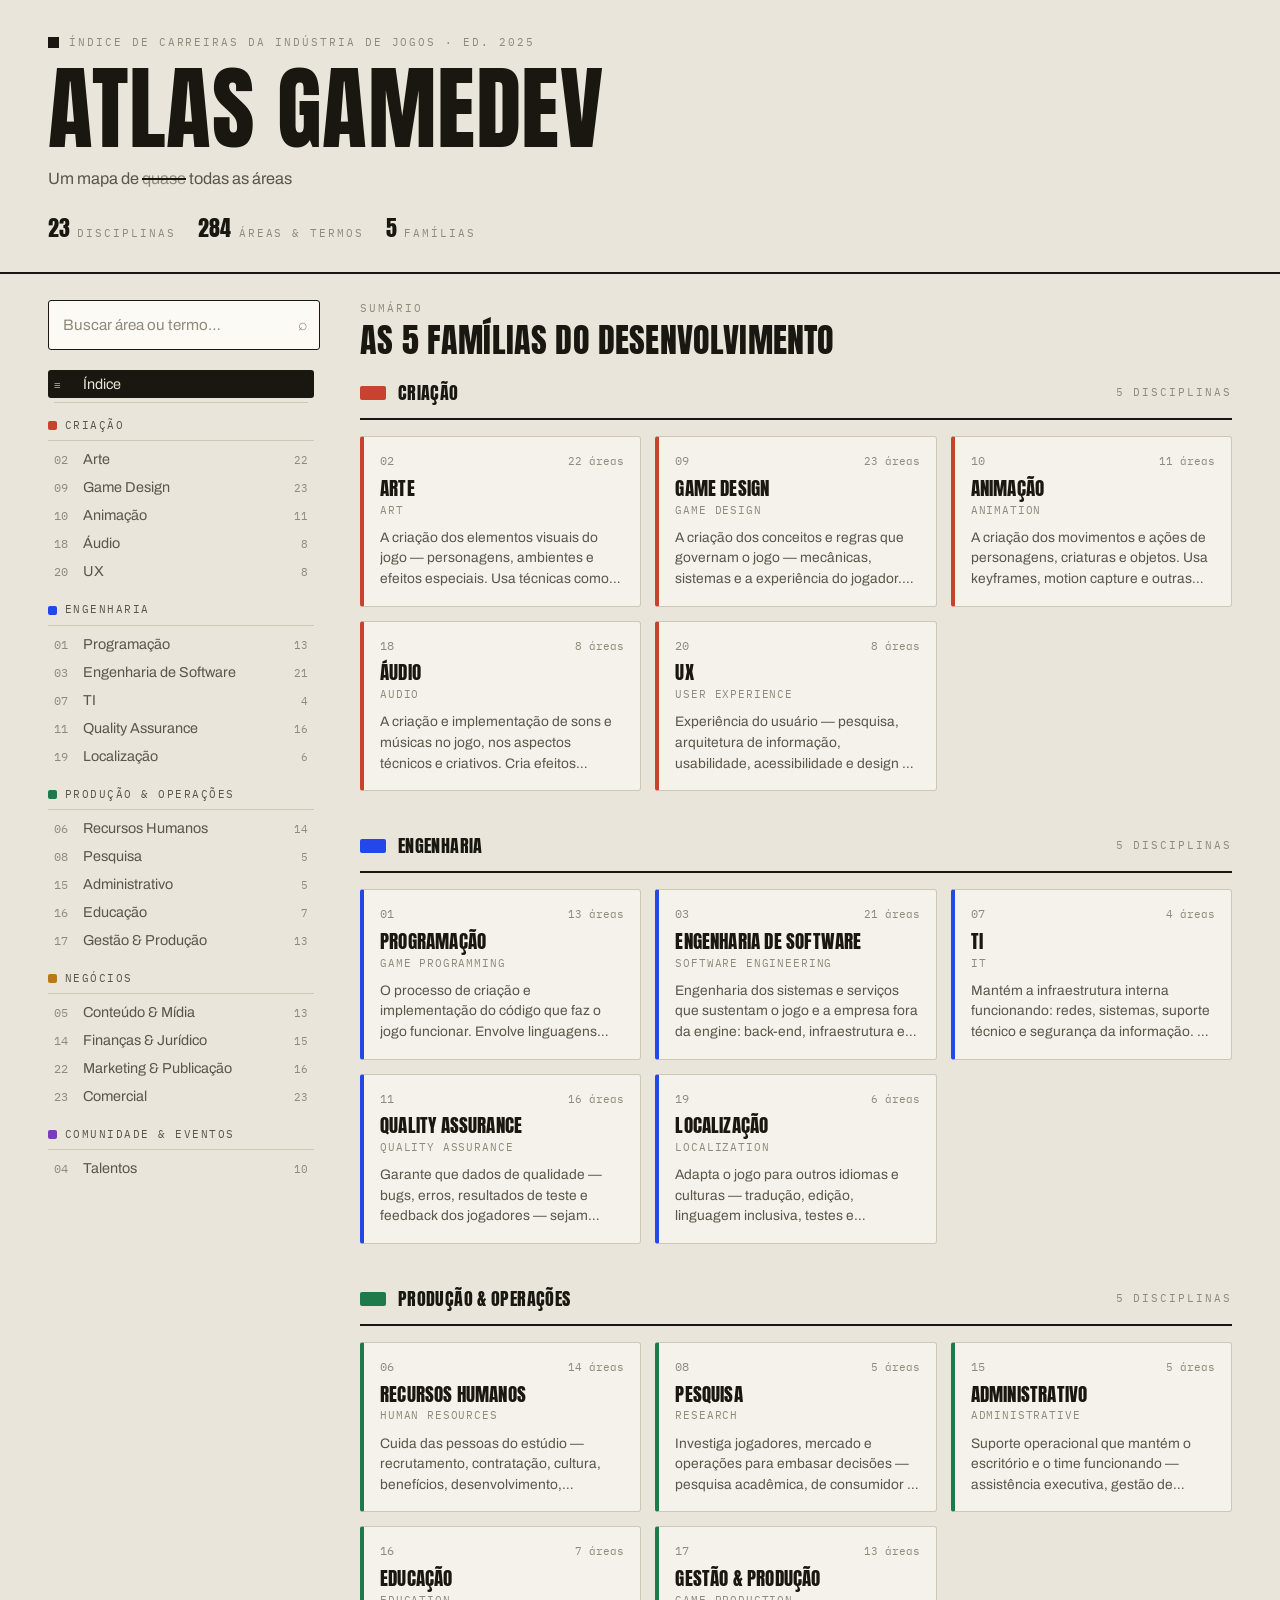
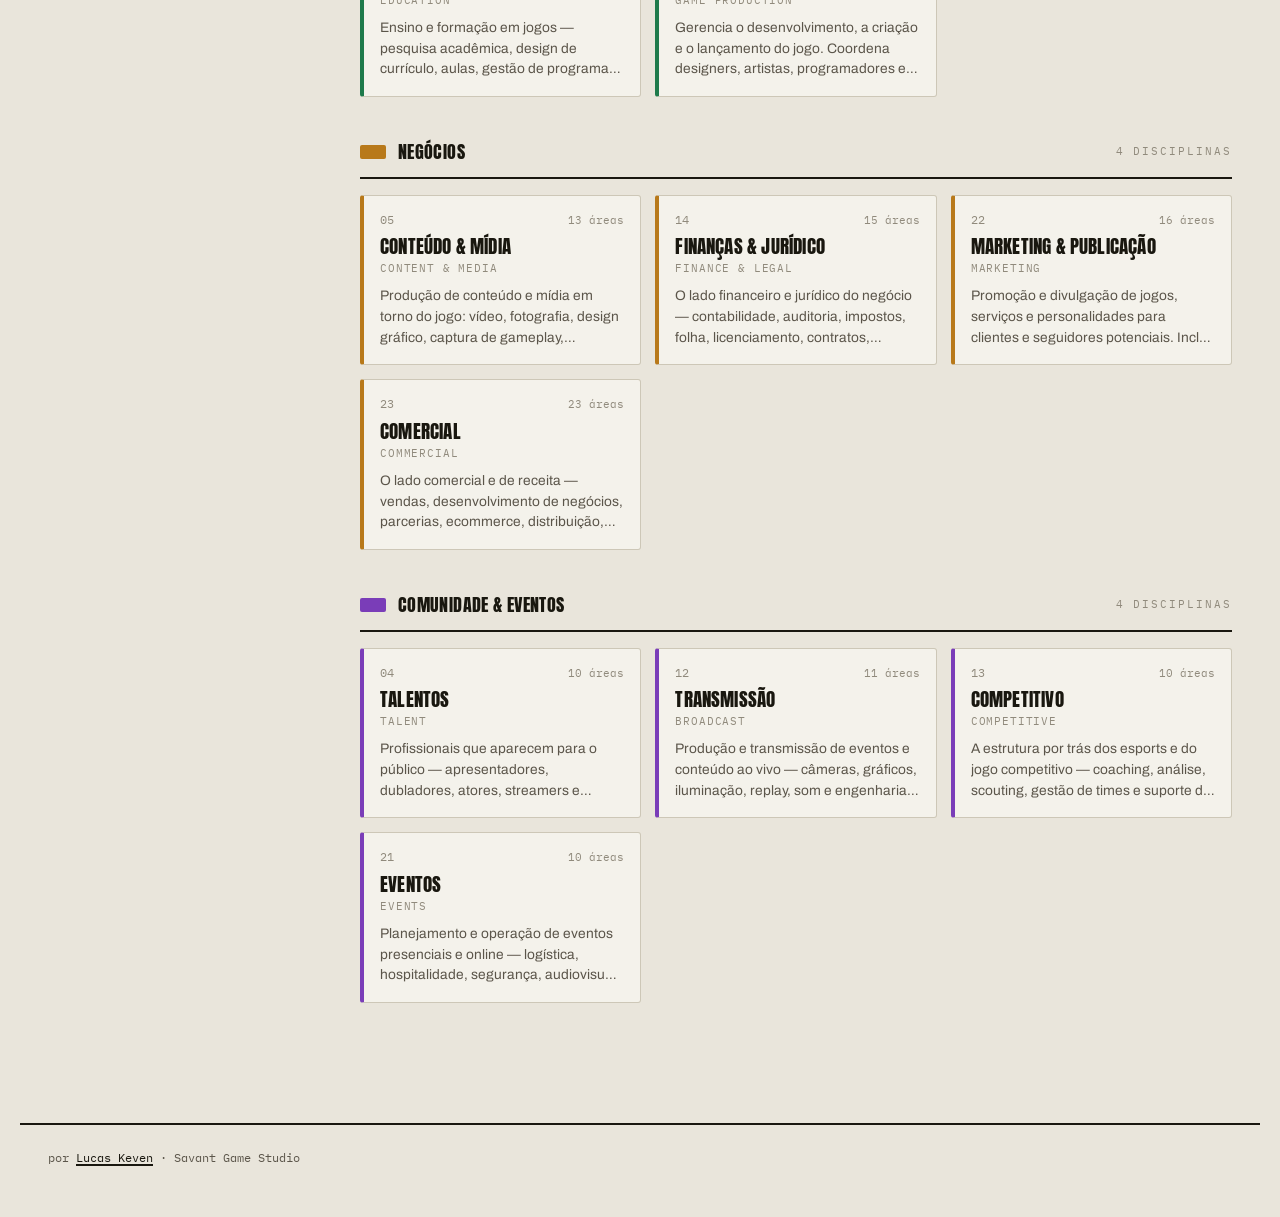
<file: index.html>
<!DOCTYPE html>
<html lang="pt-BR">
<head>
<meta charset="UTF-8">
<meta name="viewport" content="width=device-width, initial-scale=1">
<title>Atlas GameDev</title>
<meta name="description" content="Um índice de todas as áreas, disciplinas e termos da indústria de jogos.">
<link rel="preconnect" href="https://fonts.googleapis.com">
<link rel="preconnect" href="https://fonts.gstatic.com" crossorigin>
<link href="https://fonts.googleapis.com/css2?family=Anton&family=Archivo:wght@400;500;600;700;800&family=IBM+Plex+Mono:wght@400;500;600&display=swap" rel="stylesheet">
<link rel="stylesheet" href="styles.css">
</head>
<body>

  <!-- ============ MASTHEAD ============ -->
  <header class="masthead">
    <div class="masthead__inner">
      <div class="masthead__kicker">
        <span class="dot"></span>
        <span class="eyebrow">Índice de Carreiras da Indústria de Jogos · ed. 2025</span>
      </div>
      <h1 class="display">Atlas GameDev</h1>
      <p class="masthead__sub">Um mapa de <span class="strike">quase</span> todas as áreas</p>
      <div class="masthead__meta">
        <span class="stat"><b id="stat-cats">—</b> <span class="eyebrow">disciplinas</span></span>
        <span class="stat"><b id="stat-areas">—</b> <span class="eyebrow">áreas &amp; termos</span></span>
        <span class="stat"><b id="stat-fams">5</b> <span class="eyebrow">famílias</span></span>
      </div>
    </div>
  </header>

  <!-- ============ LAYOUT ============ -->
  <div class="layout">

    <!-- SIDEBAR: busca + índice -->
    <aside class="sidebar">
      <div class="search" id="search">
        <input id="search-input" type="search" autocomplete="off" spellcheck="false"
               placeholder="Buscar área ou termo…" aria-label="Buscar área ou termo">
        <span class="search__icon">⌕</span>
        <button class="search__clear" id="search-clear" aria-label="Limpar busca">×</button>
      </div>
      <nav class="nav" id="nav" aria-label="Disciplinas"></nav>
    </aside>

    <!-- CONTEÚDO -->
    <main class="content" id="content"></main>
  </div>

  <!-- ============ RODAPÉ ============ -->
  <footer class="foot">
    <span>por <a href="https://www.linkedin.com/in/lucas-keven/" target="_blank" rel="noopener">Lucas Keven</a> · Savant Game Studio</span>
  </footer>

  <!-- ============ DADOS + APP ============ -->
  <script src="data.js"></script>
  <script>
  (function () {
    "use strict";

    /* ---------- referências de DOM ---------- */
    const $nav     = document.getElementById("nav");
    const $content = document.getElementById("content");
    const $input   = document.getElementById("search-input");
    const $search  = document.getElementById("search");
    const $clear   = document.getElementById("search-clear");

    /* ---------- estado ---------- */
    const state = { query: "", selected: null };

    /* ---------- helpers ---------- */
    const famColor = (f) => FAMILIES[f] ? FAMILIES[f].color : "var(--ink)";
    const esc = (s) => String(s).replace(/[&<>"]/g, (c) =>
      ({ "&":"&amp;","<":"&lt;",">":"&gt;","\"":"&quot;" }[c]));
    // remove acentos p/ busca tolerante
    const norm = (s) => s.toLowerCase()
      .normalize("NFD").replace(/[\u0300-\u036f]/g, "");

    function highlight(text, q) {
      if (!q) return esc(text);
      const nt = norm(text), nq = norm(q);
      const i = nt.indexOf(nq);
      if (i === -1) return esc(text);
      return esc(text.slice(0, i)) + "<mark>" +
             esc(text.slice(i, i + q.length)) + "</mark>" +
             esc(text.slice(i + q.length));
    }

    /* ---------- métricas do cabeçalho ---------- */
    const totalAreas = CATEGORIES.reduce((s, c) => s + c.areas.length, 0);
    document.getElementById("stat-cats").textContent  = CATEGORIES.length;
    document.getElementById("stat-areas").textContent = totalAreas;

    /* agrupa categorias por família, na ordem de FAMILIES */
    function byFamily() {
      return Object.keys(FAMILIES).map((key) => ({
        key,
        ...FAMILIES[key],
        cats: CATEGORIES.filter((c) => c.family === key),
      }));
    }

    /* =========================================================
       NAV (sidebar)
       ========================================================= */
    function renderNav() {
      let html = `<button class="nav__item nav__item--home" data-home="1">
          <span class="num" aria-hidden="true">≡</span>
          <span>Índice</span>
        </button>
        <div class="nav__divider"></div>`;
      byFamily().forEach((fam) => {
        html += `<div class="nav__family">
          <div class="nav__family-label">
            <span class="swatch" style="background:${fam.color}"></span>${esc(fam.label)}
          </div>`;
        fam.cats.forEach((c) => {
          html += `<button class="nav__item" data-id="${c.id}">
            <span class="num">${String(c.n).padStart(2,"0")}</span>
            <span>${esc(c.name)}</span>
            <span class="count">${c.areas.length}</span>
          </button>`;
        });
        html += `</div>`;
      });
      $nav.innerHTML = html;
      $nav.querySelectorAll(".nav__item[data-id]").forEach((b) =>
        b.addEventListener("click", () => select(b.dataset.id)));
      $nav.querySelector("[data-home]").addEventListener("click", () => {
        state.query = ""; $input.value = "";
        $search.classList.remove("search--has-value");
        goOverview();
      });
      markActiveNav();
    }
    function markActiveNav() {
      const onIndex = !state.selected && !state.query;
      $nav.querySelectorAll(".nav__item").forEach((b) => {
        if (b.dataset.home) b.classList.toggle("is-active", onIndex);
        else b.classList.toggle("is-active", b.dataset.id === state.selected);
      });
    }

    /* =========================================================
       OVERVIEW — todas as categorias por família
       ========================================================= */
    function renderOverview() {
      let html = `<div class="overview__head">
        <span class="eyebrow">Sumário</span>
        <h2 class="display">As 5 famílias do desenvolvimento</h2>
      </div>`;

      byFamily().forEach((fam) => {
        html += `<section class="fam-block" style="--fam:${fam.color}">
          <div class="fam-block__head">
            <span class="fam-block__bar" style="background:${fam.color}"></span>
            <h3>${esc(fam.label)}</h3>
            <span class="c eyebrow">${fam.cats.length} disciplinas</span>
          </div>
          <div class="cat-grid">`;
        fam.cats.forEach((c) => {
          html += `<button class="cat-card" data-id="${c.id}" style="--fam:${fam.color}">
            <div class="cat-card__top">
              <span class="cat-card__num">${String(c.n).padStart(2,"0")}</span>
              <span class="cat-card__count">${c.areas.length} áreas</span>
            </div>
            <h4>${esc(c.name)}</h4>
            <div class="cat-card__en">${esc(c.nameEn)}</div>
            <p class="cat-card__desc">${esc(c.desc)}</p>
          </button>`;
        });
        html += `</div></section>`;
      });

      $content.innerHTML = html;
      $content.querySelectorAll(".cat-card").forEach((b) =>
        b.addEventListener("click", () => select(b.dataset.id)));
    }

    /* =========================================================
       CATEGORIA (detalhe)
       ========================================================= */
    function renderCategory(c) {
      const color = famColor(c.family);
      const fam = FAMILIES[c.family];

      // normaliza itens: "texto" → { name }  (permite { name, desc } no futuro)
      const norm0 = (it) => typeof it === "string" ? { name: it } : it;
      const groups = {
        areas:    (c.areas    || []).map(norm0),
        skills:   (c.skills   || []).map(norm0),
        software: (c.software || []).map(norm0),
      };
      const chips = (key, cls) => groups[key].map((it, i) =>
        `<button class="${cls} chip" data-g="${key}" data-i="${i}">${esc(it.name)}</button>`).join("");

      const areasHtml = chips("areas", "area");

      let skillsHtml = "";
      if (groups.skills.length) {
        skillsHtml = section("Habilidades", groups.skills.length,
          `<div class="pills">${chips("skills","pill")}</div>`);
      }

      let swHtml = "";
      if (groups.software.length) {
        swHtml = section("Ferramentas & Software", groups.software.length,
          `<div class="pills">${chips("software","pill pill--soft")}</div>`);
      }

      const filled = groups.skills.length || groups.software.length;
      const wip = `<p class="wip"><span class="wip__mark" aria-hidden="true"></span>Em construção</p>`;
      const note = filled ? "" :
        `<section class="section">
          <div class="section__label">Habilidades</div>
          ${wip}
        </section>
        <section class="section">
          <div class="section__label">Ferramentas &amp; Software</div>
          ${wip}
        </section>`;

      $content.innerHTML = `<div class="cat" style="--fam:${color}">
        <button class="back" id="back">← Sumário</button>
        <div class="cat__header">
          <span class="cat__tag"><span class="swatch"></span>${esc(fam.label)}</span>
          <div class="cat__title-row">
            <span class="cat__num">${String(c.n).padStart(2,"0")}</span>
            <div>
              <h2 class="display">${esc(c.name)}</h2>
              <div class="cat__en">${esc(c.nameEn)}${c.aka?` &nbsp;·&nbsp; <span class="cat__aka">também: ${esc(c.aka)}</span>`:""}</div>
            </div>
          </div>
          <p class="cat__desc">${esc(c.desc)}</p>
        </div>

        ${section("Áreas & Termos", groups.areas.length, `<div class="areas">${areasHtml}</div>`)}
        ${skillsHtml}
        ${swHtml}
        ${note}
      </div>`;

      document.getElementById("back").addEventListener("click", goOverview);

      // cada item (área, habilidade, ferramenta) abre sua descrição
      attachChipExpand((btn) => groups[btn.dataset.g][+btn.dataset.i]);
    }

    // torna cada .chip de $content clicável: abre/fecha sua descrição (ou [Em Construção])
    function attachChipExpand(getItem) {
      $content.querySelectorAll(".chip").forEach((btn) => {
        btn.addEventListener("click", () => {
          const open = btn.classList.toggle("is-open");
          const next = btn.nextElementSibling;
          if (open) {
            const it = getItem(btn) || {};
            const d = document.createElement("div");
            if (it.desc) { d.className = "chip-desc"; d.textContent = it.desc; }
            else { d.className = "chip-desc chip-desc--wip"; d.textContent = "[Em Construção]"; }
            btn.after(d);
          } else if (next && next.classList.contains("chip-desc")) {
            next.remove();
          }
        });
      });
    }

    function section(label, count, inner) {
      return `<section class="section">
        <div class="section__label">${esc(label)}<span class="c">${count}</span></div>
        ${inner}
      </section>`;
    }

    /* =========================================================
       BUSCA / RESULTADOS
       ========================================================= */
    function renderResults(q) {
      const nq = norm(q);
      const n0 = (it) => typeof it === "string" ? { name: it } : it;
      const hits = [];
      CATEGORIES.forEach((c) => {
        const nameMatch = norm(c.name).includes(nq) || norm(c.nameEn).includes(nq)
          || (c.aka && norm(c.aka).includes(nq));
        const areas    = c.areas.map(n0).filter((a) => norm(a.name).includes(nq));
        const skills   = (c.skills   || []).map(n0).filter((s) => norm(s.name).includes(nq));
        const software = (c.software || []).map(n0).filter((s) => norm(s.name).includes(nq));
        const count = areas.length + skills.length + software.length;
        if (nameMatch || count) hits.push({ c, areas, skills, software, count });
      });

      const totalHits = hits.reduce((s,h)=>s+h.count,0);

      if (!hits.length) {
        $content.innerHTML = `<div class="empty">
          <b>Nada encontrado</b>
          Nenhuma área, habilidade ou ferramenta corresponde a “${esc(q)}”. Tente outro termo.
        </div>`;
        return;
      }

      let html = `<div class="results__head">
        <span class="eyebrow">${totalHits} resultado(s) em ${hits.length} disciplina(s)</span>
        <h2 class="display">Busca: <span class="q">${esc(q)}</span></h2>
      </div>`;

      const flatItems = [];
      const group = (label, items, cls) => {
        if (!items.length) return "";
        const chips = items.map((it) => {
          const ref = flatItems.push(it) - 1;
          return `<button class="${cls} chip" data-ref="${ref}">${highlight(it.name, q)}</button>`;
        }).join("");
        const container = cls.startsWith("pill") ? "pills" : "areas";
        return `<div class="result-group"><span class="result-group__label">${label}</span><div class="${container}">${chips}</div></div>`;
      };

      hits.forEach(({ c, areas, skills, software, count }) => {
        const color = famColor(c.family);
        html += `<section class="result-cat">
          <div class="result-cat__head" data-id="${c.id}">
            <span class="result-cat__dot" style="background:${color}"></span>
            <h3>${highlight(c.name, q)}</h3>
            <span class="c">${highlight(c.nameEn, q)}${count ? ` · ${count}` : ""}</span>
          </div>` +
          group("Áreas", areas, "area") +
          group("Habilidades", skills, "pill") +
          group("Ferramentas & Software", software, "pill pill--soft") +
        `</section>`;
      });

      $content.innerHTML = html;
      $content.querySelectorAll(".result-cat__head").forEach((h) =>
        h.addEventListener("click", () => select(h.dataset.id)));
      attachChipExpand((btn) => flatItems[+btn.dataset.ref]);
    }

    /* =========================================================
       ROTEAMENTO / RENDER
       ========================================================= */
    function render() {
      if (state.query) { renderResults(state.query); markActiveNav(); return; }
      if (state.selected) {
        const c = CATEGORIES.find((x) => x.id === state.selected);
        if (c) { renderCategory(c); markActiveNav(); return; }
      }
      renderOverview();
      markActiveNav();
    }

    function select(id) {
      state.selected = id;
      state.query = "";
      $input.value = "";
      $search.classList.remove("search--has-value");
      if (location.hash !== "#" + id) history.pushState(null, "", "#" + id);
      render();
    }
    function goOverview() {
      state.selected = null;
      if (location.hash) history.pushState(null, "", location.pathname);
      render();
    }

    /* ---------- busca (input) ---------- */
    let t;
    $input.addEventListener("input", () => {
      const v = $input.value.trim();
      $search.classList.toggle("search--has-value", v.length > 0);
      clearTimeout(t);
      t = setTimeout(() => { state.query = v; render(); }, 90);
    });
    $clear.addEventListener("click", () => {
      $input.value = ""; state.query = "";
      $search.classList.remove("search--has-value");
      $input.focus(); render();
    });
    // tecla "/" foca a busca
    document.addEventListener("keydown", (e) => {
      if (e.key === "/" && document.activeElement !== $input) { e.preventDefault(); $input.focus(); }
      if (e.key === "Escape" && document.activeElement === $input && $input.value) {
        $input.value=""; state.query=""; $search.classList.remove("search--has-value"); render();
      }
    });

    /* ---------- hash inicial / voltar do navegador ---------- */
    function fromHash() {
      const id = decodeURIComponent(location.hash.replace(/^#/, ""));
      state.selected = CATEGORIES.some((c) => c.id === id) ? id : null;
    }
    window.addEventListener("popstate", () => { fromHash(); render(); });

    /* ---------- start ---------- */
    renderNav();
    fromHash();
    render();
  })();
  </script>
</body>
</html>
</file>
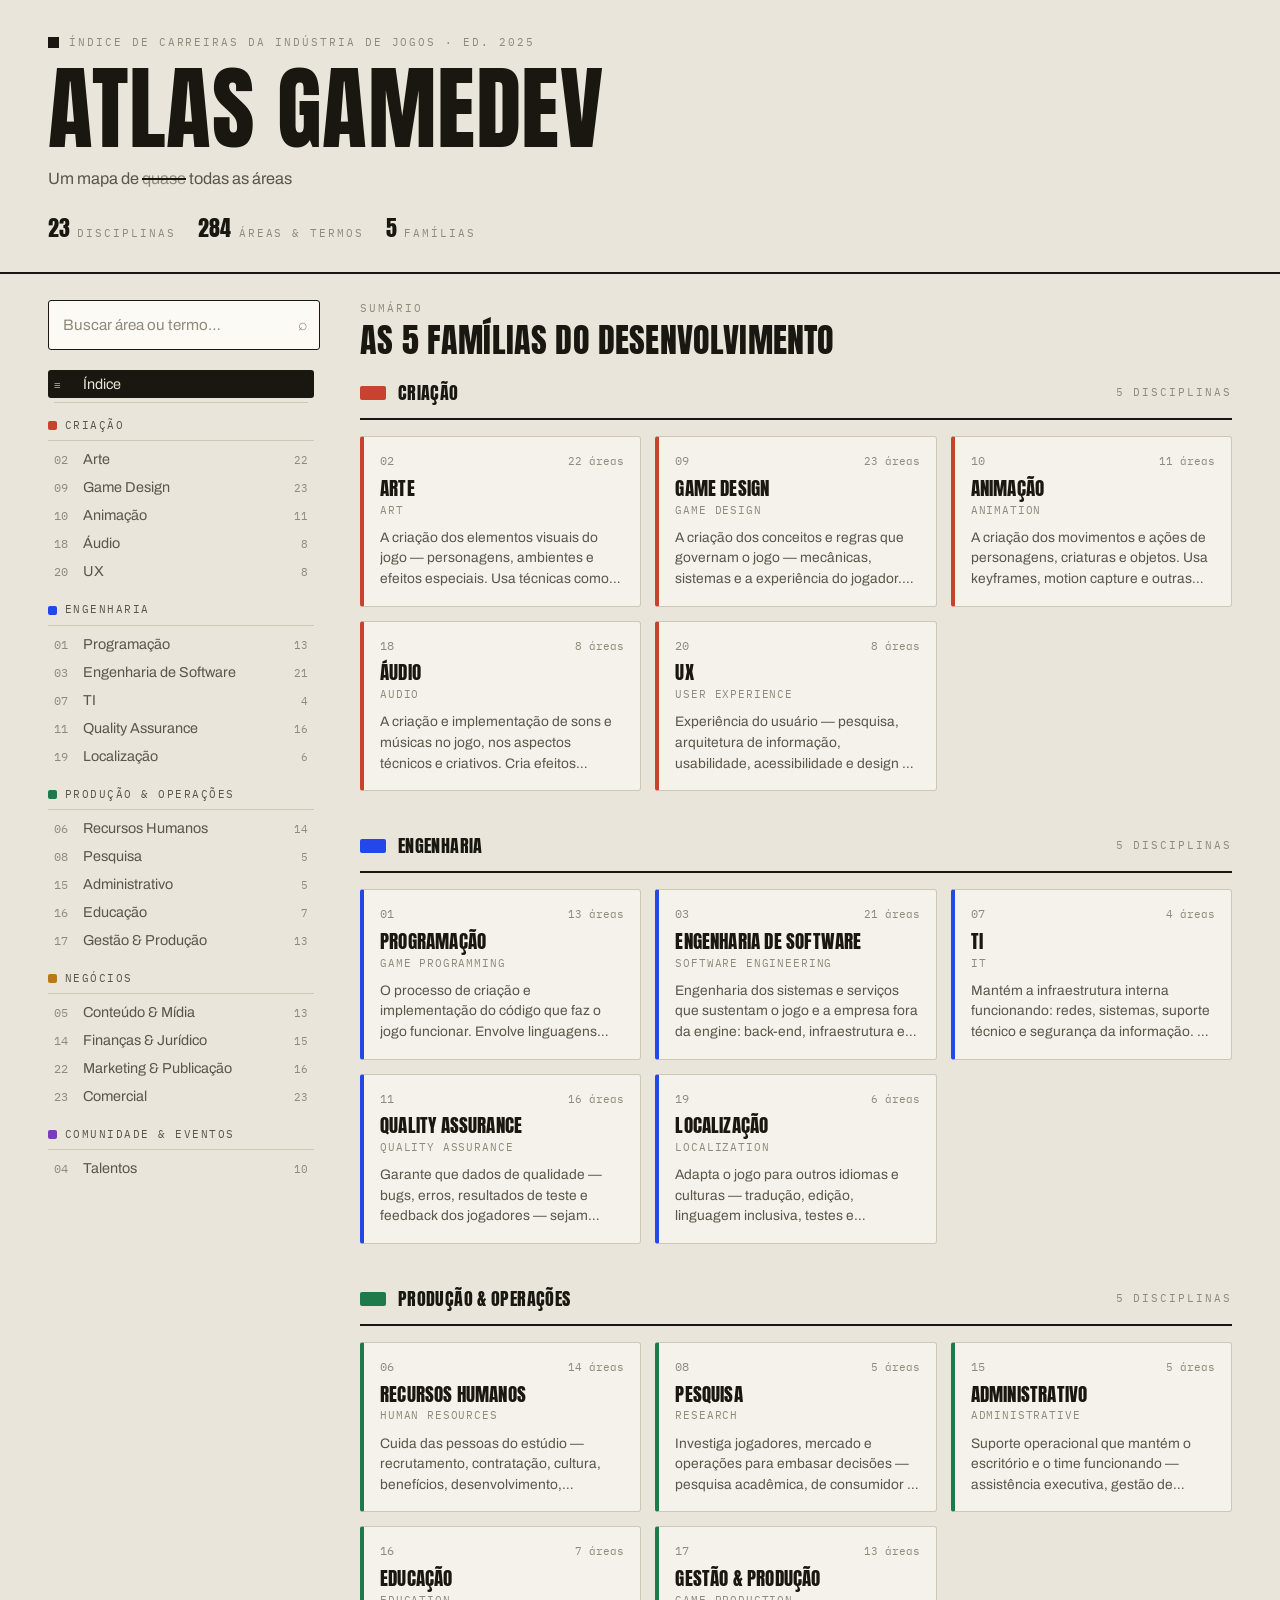
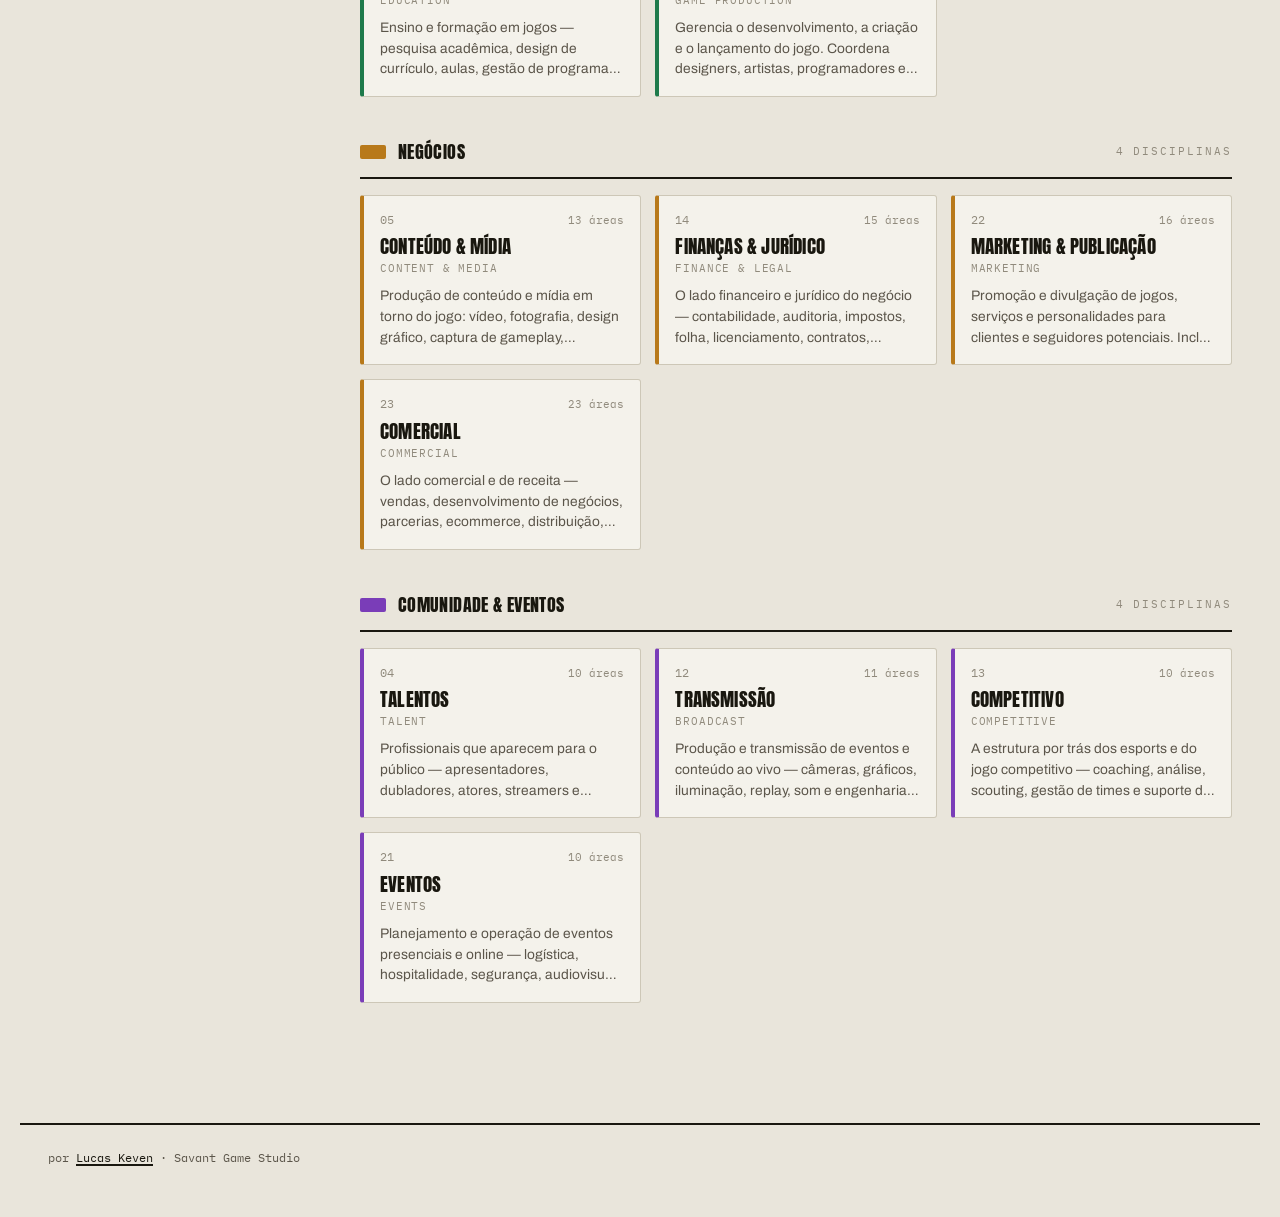
<file: atlas-standalone.html>
<!DOCTYPE html>
<html lang="pt-BR">
<head>
<!-- Versão tudo-em-um (CSS + dados embutidos). Para manter o projeto, use a versão de 3 arquivos: index.html + styles.css + data.js -->
<meta charset="UTF-8">
<meta name="viewport" content="width=device-width, initial-scale=1">
<title>Atlas GameDev</title>
<meta name="description" content="Um índice de todas as áreas, disciplinas e termos da indústria de jogos.">
<link rel="preconnect" href="https://fonts.googleapis.com">
<link rel="preconnect" href="https://fonts.gstatic.com" crossorigin>
<link href="https://fonts.googleapis.com/css2?family=Anton&family=Archivo:wght@400;500;600;700;800&family=IBM+Plex+Mono:wght@400;500;600&display=swap" rel="stylesheet">
<style>
/* =============================================================
   ATLAS — estilos
   Direção: "guia de campo / índice editorial". Tipografia pesada
   e condensada (Anton) sobre papel quente. A cor só aparece para
   identificar a FAMÍLIA de cada área — em nenhum outro lugar.
   ============================================================= */

:root {
  --paper:    #E9E5DB;   /* fundo da página (putty quente)        */
  --surface:  #F4F2EB;   /* cartões e painéis                     */
  --surface-2:#FBFAF5;   /* destaque mais claro                   */
  --ink:      #19170F;   /* texto / traços                        */
  --ink-soft: #5B554A;   /* texto secundário                      */
  --ink-mute: #908A7C;   /* legendas, meta                        */
  --line:     #CDC7B7;   /* hairlines                             */
  --line-2:   #DED9CB;

  /* cores de família (definidas também em data.js) */
  --fam-craft:      #C8432E;
  --fam-tech:       #2347E8;
  --fam-production: #1E7A4B;
  --fam-business:   #B8791A;
  --fam-community:  #7A3DB8;

  --maxw: 1240px;
  --radius: 3px;
  --shadow: 0 1px 0 var(--line), 0 2px 14px rgba(25,23,15,.05);
}

* { box-sizing: border-box; }

html { -webkit-text-size-adjust: 100%; }

body {
  margin: 0;
  background: var(--paper);
  color: var(--ink);
  font-family: "Archivo", system-ui, sans-serif;
  font-size: 16px;
  line-height: 1.62;
  font-feature-settings: "ss01";
  -webkit-font-smoothing: antialiased;
}

a { color: inherit; }

::selection { background: var(--ink); color: var(--paper); }

/* ---------- utilitários tipográficos ---------- */
.display {
  font-family: "Anton", "Archivo", sans-serif;
  font-weight: 400;
  text-transform: uppercase;
  letter-spacing: .005em;
  line-height: .92;
}
.eyebrow {
  font-family: "IBM Plex Mono", monospace;
  font-size: .68rem;
  letter-spacing: .18em;
  text-transform: uppercase;
  color: var(--ink-mute);
}
.mono { font-family: "IBM Plex Mono", monospace; }

/* =============================================================
   MASTHEAD
   ============================================================= */
.masthead {
  border-bottom: 2px solid var(--ink);
  background: var(--paper);
}
.masthead__inner {
  max-width: var(--maxw);
  margin: 0 auto;
  padding: 34px 28px 26px;
}
.masthead__kicker {
  display: flex;
  align-items: center;
  gap: 10px;
  margin-bottom: 14px;
}
.masthead__kicker .dot {
  width: 11px; height: 11px; background: var(--ink);
  display: inline-block;
}
.masthead h1 {
  margin: 0;
  font-size: clamp(2.6rem, 7.2vw, 6rem);
}
.masthead h1 .thin { color: var(--ink); -webkit-text-stroke: 0; }
.masthead__sub {
  margin: 16px 0 0;
  max-width: 54ch;
  color: var(--ink-soft);
  font-size: 1.02rem;
}
.masthead__sub .strike {
  color: var(--ink-mute);
  text-decoration: line-through;
  text-decoration-color: var(--ink);
  text-decoration-thickness: 2px;
  text-decoration-skip-ink: none;
}
.masthead__meta {
  margin-top: 18px;
  display: flex;
  flex-wrap: wrap;
  gap: 8px 22px;
  align-items: baseline;
}
.masthead__meta .stat { display: flex; align-items: baseline; gap: 7px; }
.masthead__meta .stat b {
  font-family: "Anton", sans-serif; font-weight: 400;
  font-size: 1.35rem; letter-spacing: .01em;
}

/* =============================================================
   LAYOUT (sidebar + conteúdo)
   ============================================================= */
.layout {
  max-width: var(--maxw);
  margin: 0 auto;
  padding: 0 28px 80px;
  display: grid;
  grid-template-columns: 272px minmax(0, 1fr);
  gap: 40px;
  align-items: start;
}

/* ---------- sidebar ---------- */
.sidebar {
  position: sticky;
  top: 0;
  align-self: start;
  padding-top: 26px;
  max-height: 100vh;
  display: flex;
  flex-direction: column;
}

.search {
  position: relative;
  margin-bottom: 20px;
}
.search input {
  width: 100%;
  font: inherit;
  font-size: .95rem;
  padding: 12px 36px 12px 14px;
  background: var(--surface-2);
  border: 1.5px solid var(--ink);
  border-radius: var(--radius);
  color: var(--ink);
}
.search input::placeholder { color: var(--ink-mute); }
.search input:focus {
  outline: 3px solid rgba(25,23,15,.18);
  outline-offset: 1px;
}
.search__icon {
  position: absolute; right: 12px; top: 50%; transform: translateY(-50%);
  color: var(--ink-mute); pointer-events: none; font-family: "IBM Plex Mono", monospace;
}
.search__clear {
  position: absolute; right: 8px; top: 50%; transform: translateY(-50%);
  border: 0; background: var(--ink); color: var(--paper);
  width: 22px; height: 22px; border-radius: 50%; cursor: pointer;
  font-size: .8rem; line-height: 1; display: none;
}
.search--has-value .search__icon { display: none; }
.search--has-value .search__clear { display: block; }

.nav { overflow-y: auto; padding-right: 6px; padding-bottom: 30px; }
.nav__item--home { font-weight: 700; color: var(--ink); }
.nav__item--home .num { font-size: 1rem; line-height: 1; }
.nav__divider { height: 1px; background: var(--line); margin: 4px 6px 14px; }
.nav__family { margin-bottom: 16px; }
.nav__family-label {
  display: flex; align-items: center; gap: 8px;
  font-family: "IBM Plex Mono", monospace;
  font-size: .66rem; letter-spacing: .14em; text-transform: uppercase;
  color: var(--ink-soft);
  padding: 0 0 6px;
  border-bottom: 1px solid var(--line);
  margin-bottom: 4px;
}
.nav__family-label .swatch { width: 9px; height: 9px; border-radius: 2px; }
.nav__item {
  width: 100%; text-align: left; background: none; border: 0; cursor: pointer;
  display: flex; align-items: baseline; gap: 9px;
  padding: 5px 6px; border-radius: 3px;
  color: var(--ink-soft); font: inherit; font-size: .9rem;
  line-height: 1.25;
}
.nav__item:hover { background: var(--surface); color: var(--ink); }
.nav__item .num { font-family: "IBM Plex Mono", monospace; font-size: .72rem; color: var(--ink-mute); min-width: 20px; }
.nav__item.is-active { background: var(--ink); color: var(--paper); }
.nav__item.is-active .num { color: var(--paper); opacity: .7; }
.nav__item .count { margin-left: auto; font-family: "IBM Plex Mono", monospace; font-size: .68rem; color: var(--ink-mute); }
.nav__item.is-active .count { color: var(--paper); opacity: .7; }

/* =============================================================
   CONTEÚDO
   ============================================================= */
.content { padding-top: 26px; min-height: 60vh; }

/* ---------- overview (todas as categorias) ---------- */
.overview__head { margin-bottom: 22px; }
.overview__head .eyebrow { display: block; margin-bottom: 8px; }
.overview__head h2 { margin: 0; font-size: clamp(1.5rem, 3vw, 2.1rem); }

.fam-block { margin-bottom: 40px; }
.fam-block__head {
  display: flex; align-items: center; gap: 12px;
  padding-bottom: 10px; margin-bottom: 16px;
  border-bottom: 2px solid var(--ink);
}
.fam-block__bar { width: 26px; height: 14px; border-radius: 2px; }
.fam-block__head h3 {
  margin: 0; font-family: "Anton", sans-serif; font-weight: 400;
  text-transform: uppercase; letter-spacing: .02em; font-size: 1.15rem;
}
.fam-block__head .c { margin-left: auto; }

.cat-grid {
  display: grid;
  grid-template-columns: repeat(auto-fill, minmax(232px, 1fr));
  gap: 14px;
}
.cat-card {
  text-align: left; cursor: pointer;
  background: var(--surface);
  border: 1px solid var(--line);
  border-left: 4px solid var(--fam);
  border-radius: var(--radius);
  padding: 15px 16px 16px;
  font: inherit; color: inherit;
  transition: transform .12s ease, box-shadow .12s ease, background .12s ease;
}
.cat-card:hover {
  background: var(--surface-2);
  transform: translateY(-2px);
  box-shadow: var(--shadow);
}
.cat-card__top { display: flex; align-items: baseline; gap: 8px; margin-bottom: 8px; }
.cat-card__num { font-family: "IBM Plex Mono", monospace; font-size: .72rem; color: var(--ink-mute); }
.cat-card__count { margin-left: auto; font-family: "IBM Plex Mono", monospace; font-size: .68rem; color: var(--ink-mute); }
.cat-card h4 {
  margin: 0 0 4px; font-family: "Anton", sans-serif; font-weight: 400;
  text-transform: uppercase; letter-spacing: .01em; font-size: 1.18rem; line-height: 1;
}
.cat-card__en { font-family: "IBM Plex Mono", monospace; font-size: .66rem; color: var(--ink-mute); text-transform: uppercase; letter-spacing: .08em; }
.cat-card__desc {
  margin: 9px 0 0; font-size: .86rem; color: var(--ink-soft); line-height: 1.5;
  display: -webkit-box; -webkit-line-clamp: 3; -webkit-box-orient: vertical; overflow: hidden;
}

/* ---------- categoria (detalhe) ---------- */
.cat { animation: fade .22s ease; }
@keyframes fade { from { opacity: 0; transform: translateY(6px); } to { opacity: 1; transform: none; } }

.back {
  display: inline-flex; align-items: center; gap: 7px;
  background: none; border: 0; cursor: pointer; font: inherit;
  font-family: "IBM Plex Mono", monospace; font-size: .74rem;
  letter-spacing: .08em; text-transform: uppercase; color: var(--ink-soft);
  padding: 4px 0; margin-bottom: 18px;
}
.back:hover { color: var(--ink); }

.cat__header { border-top: 8px solid var(--fam); padding-top: 18px; }
.cat__tag {
  display: inline-flex; align-items: center; gap: 7px;
  font-family: "IBM Plex Mono", monospace; font-size: .68rem;
  letter-spacing: .12em; text-transform: uppercase; color: var(--fam);
  font-weight: 600; margin-bottom: 12px;
}
.cat__tag .swatch { width: 9px; height: 9px; border-radius: 2px; background: var(--fam); }
.cat__title-row { display: flex; align-items: flex-start; gap: 14px; flex-wrap: wrap; }
.cat__num {
  font-family: "IBM Plex Mono", monospace; font-size: 1rem; color: var(--ink-mute);
  padding-top: .35em;
}
.cat h2 { margin: 0; font-size: clamp(2rem, 5.2vw, 3.4rem); }
.cat__en { font-family: "IBM Plex Mono", monospace; font-size: .8rem; color: var(--ink-mute); text-transform: uppercase; letter-spacing: .08em; margin-top: 6px; }
.cat__aka { font-size: .9rem; color: var(--ink-soft); font-style: italic; }
.cat__desc { margin: 18px 0 0; max-width: 70ch; font-size: 1.05rem; color: var(--ink); line-height: 1.65; }

.section { margin-top: 38px; }
.section__label {
  display: flex; align-items: center; gap: 10px;
  font-family: "IBM Plex Mono", monospace; font-size: .72rem;
  letter-spacing: .14em; text-transform: uppercase; color: var(--ink);
  padding-bottom: 8px; margin-bottom: 14px;
  border-bottom: 1.5px solid var(--ink);
}
.section__label .c { margin-left: auto; color: var(--ink-mute); }

/* áreas (chips) */
.areas { display: flex; flex-wrap: wrap; gap: 8px; }
.area {
  font-family: inherit;
  border: 1px solid var(--line); background: var(--surface);
  border-radius: var(--radius); padding: 8px 12px;
  font-size: .9rem; color: var(--ink);
}

/* qualquer chip clicável (área, habilidade, ferramenta) */
.chip { cursor: pointer; }
.chip::after { content: "+"; font-family: "IBM Plex Mono", monospace; margin-left: 8px; color: var(--ink-mute); }
.chip:hover { background: var(--surface-2); border-color: var(--ink); }
.chip.is-open { background: var(--surface-2); border-color: var(--ink); }
.chip.is-open::after { content: "–"; }

/* painel de descrição que abre abaixo do chip */
.chip-desc {
  flex-basis: 100%; margin: -2px 0 6px; padding: 10px 12px;
  background: var(--surface-2); border: 1px solid var(--line);
  border-left: 3px solid var(--fam); border-radius: var(--radius);
  font-size: .88rem; color: var(--ink-soft); line-height: 1.55;
}
.chip-desc--wip {
  border-left-style: dashed; border-left-color: var(--line);
  font-family: "IBM Plex Mono", monospace; font-size: .8rem;
  letter-spacing: .04em; color: var(--ink-mute);
}

/* skills / software pills */
.pills { display: flex; flex-wrap: wrap; gap: 7px; }
.pill {
  font-family: inherit;
  font-size: .85rem; padding: 6px 11px;
  border-radius: 100px; border: 1px solid var(--line);
  background: var(--surface); color: var(--ink-soft);
}
.pill--soft { font-family: "IBM Plex Mono", monospace; font-size: .78rem; }

.wip {
  display: inline-flex; align-items: center; gap: 9px;
  margin: 0; padding: 8px 15px;
  font-family: "IBM Plex Mono", monospace;
  font-size: .8rem; letter-spacing: .05em; color: var(--ink-soft);
  background: var(--surface); border: 1px dashed var(--line); border-radius: 100px;
}
.wip__mark {
  width: 26px; height: 9px; border-radius: 2px; opacity: .55;
  background: repeating-linear-gradient(-45deg, var(--ink) 0 5px, var(--surface-2) 5px 10px);
}

/* ---------- resultados de busca ---------- */
.results__head { margin-bottom: 20px; }
.results__head .eyebrow { display: block; margin-bottom: 6px; }
.results__head h2 { margin: 0; font-size: clamp(1.4rem, 3vw, 2rem); }
.results__head .q { color: var(--ink); border-bottom: 3px solid var(--fam-tech); }

.result-cat { margin-bottom: 26px; }
.result-cat__head {
  display: flex; align-items: baseline; gap: 10px;
  border-bottom: 1.5px solid var(--ink); padding-bottom: 7px; margin-bottom: 12px; cursor: pointer;
}
.result-cat__dot { width: 9px; height: 9px; border-radius: 2px; }
.result-cat__head h3 { margin: 0; font-family: "Anton", sans-serif; font-weight: 400; text-transform: uppercase; letter-spacing: .01em; font-size: 1.05rem; }
.result-cat__head .c { margin-left: auto; font-family: "IBM Plex Mono", monospace; font-size: .68rem; color: var(--ink-mute); }
.result-cat__head:hover h3 { text-decoration: underline; }
.result-group { margin: 0 0 10px; }
.result-group__label {
  display: block; margin-bottom: 5px;
  font-family: "IBM Plex Mono", monospace; font-size: .62rem;
  letter-spacing: .12em; text-transform: uppercase; color: var(--ink-mute);
}
mark { background: #FBE7A6; color: var(--ink); padding: 0 1px; border-radius: 2px; }

.empty { padding: 40px 0; color: var(--ink-soft); }
.empty b { font-family: "Anton", sans-serif; font-weight: 400; font-size: 1.4rem; display: block; margin-bottom: 6px; }

/* =============================================================
   RODAPÉ
   ============================================================= */
.foot {
  border-top: 2px solid var(--ink);
  max-width: var(--maxw); margin: 0 auto; padding: 24px 28px 50px;
  display: flex; flex-direction: column; gap: 5px;
  font-family: "IBM Plex Mono", monospace; font-size: .72rem; color: var(--ink-soft);
}
.foot a {
  color: var(--ink);
  text-decoration: underline;
  text-decoration-thickness: 1.5px;
  text-underline-offset: 2px;
}
.foot a:hover { text-decoration-thickness: 2.5px; }

/* =============================================================
   RESPONSIVO
   ============================================================= */
@media (max-width: 900px) {
  .layout { grid-template-columns: 1fr; gap: 0; padding-bottom: 60px; }
  .sidebar {
    position: sticky; top: 0; z-index: 20;
    padding: 12px 0; max-height: none;
    background: var(--paper);
    border-bottom: 1px solid var(--line);
  }
  .search { margin-bottom: 0; }
  .nav { display: none; }
  .content { padding-top: 22px; }
  .masthead__inner { padding: 26px 20px 20px; }
  .layout { padding-left: 20px; padding-right: 20px; }
  .foot { padding-left: 20px; padding-right: 20px; }
}

@media (max-width: 520px) {
  .cat-grid { grid-template-columns: 1fr; }
}

/* acessibilidade */
:focus-visible { outline: 3px solid rgba(25,23,15,.35); outline-offset: 2px; border-radius: 2px; }
@media (prefers-reduced-motion: reduce) {
  * { animation: none !important; transition: none !important; }
}

</style>
</head>
<body>

  <!-- ============ MASTHEAD ============ -->
  <header class="masthead">
    <div class="masthead__inner">
      <div class="masthead__kicker">
        <span class="dot"></span>
        <span class="eyebrow">Índice de Carreiras da Indústria de Jogos · ed. 2025</span>
      </div>
      <h1 class="display">Atlas GameDev</h1>
      <p class="masthead__sub">Um mapa de <span class="strike">quase</span> todas as áreas</p>
      <div class="masthead__meta">
        <span class="stat"><b id="stat-cats">—</b> <span class="eyebrow">disciplinas</span></span>
        <span class="stat"><b id="stat-areas">—</b> <span class="eyebrow">áreas &amp; termos</span></span>
        <span class="stat"><b id="stat-fams">5</b> <span class="eyebrow">famílias</span></span>
      </div>
    </div>
  </header>

  <!-- ============ LAYOUT ============ -->
  <div class="layout">

    <!-- SIDEBAR: busca + índice -->
    <aside class="sidebar">
      <div class="search" id="search">
        <input id="search-input" type="search" autocomplete="off" spellcheck="false"
               placeholder="Buscar área ou termo…" aria-label="Buscar área ou termo">
        <span class="search__icon">⌕</span>
        <button class="search__clear" id="search-clear" aria-label="Limpar busca">×</button>
      </div>
      <nav class="nav" id="nav" aria-label="Disciplinas"></nav>
    </aside>

    <!-- CONTEÚDO -->
    <main class="content" id="content"></main>
  </div>

  <!-- ============ RODAPÉ ============ -->
  <footer class="foot">
    <span>por <a href="https://www.linkedin.com/in/lucas-keven/" target="_blank" rel="noopener">Lucas Keven</a> · Savant Game Studio</span>
  </footer>

  <!-- ============ DADOS + APP ============ -->
  <script>
/* =============================================================
   ATLAS DE CARREIRAS DO DESENVOLVIMENTO DE JOGOS — dados (taxonomia)
   -------------------------------------------------------------
   Banco de dados do site. Tudo que aparece na tela vem daqui.
   Para editar conteúdo, mexa SÓ neste arquivo.

   Modelo de uma categoria:
   {
     id, n (nº de catálogo), name (PT), nameEn, family, aka?,
     desc,                              // descrição da disciplina
     areas:    [{ name, desc? }],       // sub-áreas / termos
     skills?:  [{ name, desc? }],       // habilidades (opcional)
     software?:[{ name, desc? }]        // ferramentas (opcional)
   }
   Itens também aceitam só "texto" (sem descrição); o site normaliza.
   "family" agrupa as 23 categorias em 5 famílias (cor + navegação).
   ============================================================= */

const FAMILIES = {
  craft: { label: "Criação", color: "#C8432E" },
  tech: { label: "Engenharia", color: "#2347E8" },
  production: { label: "Produção & Operações", color: "#1E7A4B" },
  business: { label: "Negócios", color: "#B8791A" },
  community: { label: "Comunidade & Eventos", color: "#7A3DB8" },
};

const CATEGORIES = [
  {
    id: "programacao", n: 1, name: "Programação", nameEn: "Game Programming",
    family: "tech", aka: "Engenharia de Jogos",
    desc: "O processo de criação e implementação do código que faz o jogo funcionar. Envolve linguagens como C++, C# e Java para construir mecânicas — movimentação, vida, energia, pontuação, diálogos, física e IA. Programadores trabalham junto a designers e artistas para tirar ideias do papel e transformá-las num jogo digital.",
    areas: [
      { name: "AI Programming", desc: "Comportamento de personagens e inimigos: pathfinding, máquinas de estado, árvores de comportamento." },
      { name: "Build & Release Programming", desc: "Automatiza a compilação, empacotamento e distribuição do jogo, garantindo versões estáveis e consistentes." },
      { name: "Developer Relations", desc: "Constrói relacionamento com desenvolvedores por meio de documentação, suporte técnico, eventos e conteúdo educativo." },
      { name: "Development Direction", desc: "Define a visão técnica do projeto, coordenando equipes e direcionando decisões de desenvolvimento." },
      { name: "Engine Programming", desc: "Construção e manutenção do motor do jogo e seus subsistemas centrais." },
      { name: "Gameplay Programming", desc: "Implementa as regras e mecânicas que o jogador sente: controles, combate, sistemas." },
      { name: "Graphics Programming", desc: "Pipeline de renderização, shaders e desempenho visual." },
      { name: "Multiplayer Programming", desc: "Implementa sistemas específicos para jogos multiplayer, sincronizando jogadores, partidas e estados do jogo." },
      { name: "Network Programming", desc: "Desenvolve a infraestrutura de comunicação entre cliente e servidor, priorizando estabilidade, desempenho e baixa latência." },
      { name: "Physics Programming", desc: "Implementa simulações físicas, colisões, movimentação, destruição e interação entre objetos." },
      { name: "Rendering", desc: "Desenvolve e otimiza a forma como gráficos são processados e exibidos na tela." },
      { name: "Tools Programming", desc: "Ferramentas internas que aceleram o trabalho de artistas, designers e da própria equipe." },
      { name: "UI Programming", desc: "Programa interfaces, HUDs, menus e sistemas de interação entre jogador e jogo." },
    ],
    skills: [
      { name: "Lógica e Matemática", desc: "Fundamenta algoritmos, estruturas de dados e resolução eficiente de problemas computacionais." },
      { name: "Resolução de Problemas", desc: "Analisa desafios técnicos e desenvolve soluções robustas, eficientes e escaláveis." },
      { name: "Geometria e Álgebra Linear", desc: "Base para transformações, vetores, matrizes, física e renderização em jogos." },
      { name: "Testes Unitários", desc: "Cria testes automatizados para validar o funcionamento correto de pequenas partes do código." },
      { name: "Modelagem e Abstração", desc: "Estrutura sistemas complexos em componentes organizados, reutilizáveis e de fácil manutenção." },
      { name: "C# · C++ · Python · Blueprint", desc: "Linguagens amplamente utilizadas para desenvolvimento de jogos, ferramentas e automação." },
    ],
    software: [
      { name: "Visual Studio", desc: "Ambiente de desenvolvimento integrado voltado principalmente para C++, C# e .NET." },
      { name: "VS Code", desc: "Editor de código leve e extensível utilizado em diversas linguagens de programação." },
      { name: "Unreal Engine", desc: "Engine da Epic Games utilizada para criação de jogos de alta fidelidade gráfica e experiências em tempo real." },
      { name: "Unity", desc: "Engine para desenvolvimento de jogos 2D, 3D, mobile, VR e AR." },
      { name: "Godot Engine", desc: "Engine open source para desenvolvimento de jogos 2D e 3D." },
      { name: "Perforce", desc: "Sistema de controle de versão amplamente utilizado por grandes estúdios de jogos." },
      { name: "AWS", desc: "Plataforma de computação em nuvem utilizada para hospedagem, servidores e serviços escaláveis." },
      { name: "pytest", desc: "Framework para criação e execução de testes automatizados em Python." },
    ],
  },
  {
    id: "arte", n: 2, name: "Arte", nameEn: "Art",
    family: "craft",
    desc: "A criação dos elementos visuais do jogo — personagens, ambientes e efeitos especiais. Usa técnicas como modelagem 2D e 3D, animação, texturização e iluminação para dar vida ao mundo. Trabalha com design e programação para garantir que o estilo e a direção de arte complementem a jogabilidade e a experiência geral.",
    areas: [
      { name: "2D Art", desc: "Criação de ilustrações, sprites, interfaces e elementos gráficos utilizados no jogo." },
      { name: "3D Art", desc: "Produção de modelos tridimensionais para personagens, cenários, objetos e outros elementos do jogo." },
      { name: "Character Art", desc: "Desenvolvimento visual de personagens, incluindo modelagem, escultura, roupas e acessórios." },
      { name: "Concept Art", desc: "Exploração visual inicial: define a aparência de personagens, cenários e objetos antes da produção." },
      { name: "Creative / Art Direction", desc: "Define a identidade visual do projeto e garante consistência artística entre todas as equipes." },
      { name: "Environment Art", desc: "Criação de cenários, paisagens e ambientes que compõem o mundo do jogo." },
      { name: "Level Art", desc: "Dá identidade visual às fases, transformando layouts de gameplay em ambientes detalhados e imersivos." },
      { name: "Lighting Art", desc: "Trabalha iluminação para reforçar atmosfera, narrativa e legibilidade das cenas." },
      { name: "Marketing Art", desc: "Produz artes promocionais para campanhas, lojas digitais, redes sociais e materiais publicitários." },
      { name: "Material Art", desc: "Desenvolve materiais que definem propriedades visuais como metal, madeira, tecido e pedra." },
      { name: "Model Art", desc: "Modelagem tridimensional de objetos, personagens e elementos utilizados durante a produção." },
      { name: "Outsourcing", desc: "Coordena ou produz ativos artísticos em parceria com estúdios e artistas externos." },
      { name: "Prop Art", desc: "Criação de objetos, móveis, ferramentas e elementos decorativos presentes nos cenários." },
      { name: "Shader Art", desc: "Desenvolve shaders para criar efeitos visuais personalizados e aprimorar a aparência dos materiais." },
      { name: "Storyboarding", desc: "Planeja cenas e sequências visuais por meio de quadros que orientam animações e cinemáticas." },
      { name: "Technical Art", desc: "Ponte entre arte e engenharia: shaders, rigs, pipelines e otimização visual." },
      { name: "Texture Art", desc: "Produz texturas que adicionam cor, detalhes e realismo aos modelos 3D." },
      { name: "Tools & Pipeline", desc: "Desenvolve ferramentas e fluxos de trabalho que tornam a produção artística mais eficiente." },
      { name: "UI Art", desc: "Cria a identidade visual de menus, HUDs, botões e demais elementos da interface." },
      { name: "Vehicle Art", desc: "Modelagem e detalhamento de veículos, respeitando requisitos artísticos e técnicos." },
      { name: "VFX Art", desc: "Efeitos visuais: partículas, explosões, magia, fumaça e elementos dinâmicos." },
      { name: "Weapon Art", desc: "Criação de armas com foco em estética, funcionalidade e otimização para o jogo." },
    ],
    skills: [
      { name: "Composição e Ilustração", desc: "Aplica princípios visuais para criar imagens equilibradas, legíveis e visualmente atrativas." },
      { name: "Modelagem Low/High Poly", desc: "Produz modelos otimizados para jogos e versões detalhadas para escultura e bake." },
      { name: "Texturização (PBR)", desc: "Cria materiais realistas utilizando mapas físicos como Albedo, Normal, Roughness e Metallic." },
      { name: "Set dressing", desc: "Distribui objetos e detalhes em cenários para enriquecer ambientação e narrativa visual." },
      { name: "Fluxo de UI e ícones", desc: "Desenvolve interfaces intuitivas com boa organização visual e comunicação clara." },
      { name: "Cinemática e iluminação", desc: "Utiliza enquadramento, composição e luz para reforçar atmosfera e narrativa." },
    ],
    software: [
      { name: "Adobe Photoshop", desc: "Software de edição de imagens utilizado para pintura digital, texturas e interfaces." },
      { name: "Adobe Illustrator", desc: "Editor de gráficos vetoriais utilizado para interfaces, ícones e ilustrações." },
      { name: "Blender", desc: "Software open source para modelagem, escultura, animação, simulação e renderização 3D." },
      { name: "Autodesk Maya", desc: "Software profissional para modelagem, rigging, animação e produção 3D." },
      { name: "Autodesk 3ds Max", desc: "Software de modelagem, animação e renderização 3D amplamente utilizado na produção de jogos." },
      { name: "ZBrush", desc: "Software de escultura digital utilizado na criação de personagens e modelos de alta resolução." },
      { name: "Substance Painter", desc: "Software para pintura de texturas diretamente sobre modelos 3D utilizando fluxo PBR." },
      { name: "Substance Designer", desc: "Ferramenta para criação procedural de materiais e texturas PBR." },
      { name: "Houdini", desc: "Software de criação procedural utilizado para simulações, efeitos visuais e geração de ambientes." },
      { name: "Figma", desc: "Ferramenta colaborativa para design de interfaces, prototipagem e sistemas visuais." },
      { name: "Marmoset Toolbag", desc: "Ferramenta para apresentação, renderização e visualização de modelos 3D em tempo real." },
      { name: "Aseprite", desc: "Ferramenta especializada na criação e animação de pixel art." },
      { name: "Krita", desc: "Software gratuito voltado para pintura digital e concept art." },
    ],
  },
  {
    id: "software-engineering", n: 3, name: "Engenharia de Software", nameEn: "Software Engineering",
    family: "tech",
    desc: "Engenharia dos sistemas e serviços que sustentam o jogo e a empresa fora da engine: back-end, infraestrutura em nuvem, ferramentas internas, plataformas de dados, segurança e aplicativos. Garante que tudo escale, seja confiável e esteja seguro.",
    areas: [
      { name: "Ads", desc: "Desenvolve e integra sistemas de publicidade, monetização e exibição de anúncios em aplicações." },
      { name: "AI", desc: "Cria soluções utilizando inteligência artificial, incluindo aprendizado de máquina, automação e processamento de dados." },
      { name: "Backend", desc: "Desenvolve serviços, APIs, bancos de dados e regras de negócio que funcionam nos servidores." },
      { name: "Build & Release", desc: "Automatiza processos de compilação, testes e distribuição de software entre diferentes ambientes." },
      { name: "Cloud", desc: "Desenvolve e administra aplicações hospedadas em infraestrutura de computação em nuvem." },
      { name: "Data Analytics", desc: "Coleta, organiza e analisa dados para gerar métricas e apoiar decisões de produto." },
      { name: "DevOps", desc: "Integra desenvolvimento e operações por meio de automação, integração contínua e infraestrutura." },
      { name: "Direction", desc: "Define estratégias técnicas, padrões de arquitetura e direcionamento das equipes de engenharia." },
      { name: "Engineer Relations", desc: "Fortalece o relacionamento entre a empresa e comunidades técnicas por meio de suporte, eventos e conteúdo." },
      { name: "Frontend", desc: "Desenvolve interfaces e experiências visuais utilizadas diretamente pelos usuários." },
      { name: "Full Stack", desc: "Atua tanto no desenvolvimento de frontend quanto de backend em um mesmo projeto." },
      { name: "Manufacturing", desc: "Desenvolve soluções voltadas para processos industriais, automação e produção." },
      { name: "Mobile", desc: "Cria aplicativos e sistemas voltados para dispositivos móveis." },
      { name: "Network", desc: "Desenvolve e mantém sistemas de comunicação entre aplicações, servidores e dispositivos." },
      { name: "Product Design", desc: "Planeja soluções digitais considerando necessidades do usuário, negócio e tecnologia." },
      { name: "Project Management", desc: "Coordena cronogramas, equipes, recursos e entregas durante o desenvolvimento." },
      { name: "Prompt", desc: "Cria instruções otimizadas para interação eficiente com modelos de inteligência artificial." },
      { name: "Reliability", desc: "Garante disponibilidade, estabilidade e resiliência dos sistemas em produção." },
      { name: "Security", desc: "Desenvolve soluções voltadas à proteção de dados, sistemas e infraestrutura." },
      { name: "Technical", desc: "Atua na resolução de problemas técnicos complexos e no suporte especializado às equipes." },
      { name: "Technical Writing", desc: "Produz documentação técnica clara para APIs, sistemas, processos e ferramentas." },
    ],
    software: [
      { name: "AWS", desc: "Plataforma de computação em nuvem utilizada para hospedagem, servidores e serviços escaláveis." },
      { name: "Docker", desc: "Plataforma de conteinerização utilizada para criar ambientes de desenvolvimento consistentes." },
      { name: "Kubernetes", desc: "Plataforma para orquestração e gerenciamento de aplicações em containers." },
      { name: "Git", desc: "Sistema de controle de versão para gerenciamento colaborativo de código-fonte." },
      { name: "Python", desc: "Linguagem de programação utilizada em automação, ferramentas, IA e análise de dados." },
      { name: "Go", desc: "Linguagem de programação voltada para aplicações escaláveis e alto desempenho." },
      { name: "TypeScript", desc: "Linguagem baseada em JavaScript com tipagem estática para desenvolvimento de aplicações robustas." },
      { name: "SQL", desc: "Linguagem utilizada para consultar, manipular e administrar bancos de dados relacionais." },
    ],
  },
  {
    id: "talent", n: 4, name: "Talentos", nameEn: "Talent",
    family: "community",
    desc: "Profissionais que aparecem para o público — apresentadores, dubladores, atores, streamers e jogadores de conteúdo — e quem os gerencia, agencia e dá suporte. A 'cara' por trás de marcas, canais e produções.",
    areas: [
      { name: "Agency", desc: "Representa profissionais e negocia oportunidades comerciais, contratos e parcerias." },
      { name: "Casting", desc: "Seleciona talentos adequados para personagens, campanhas, produções ou eventos." },
      { name: "Content Creation", desc: "Produz conteúdo para entretenimento, divulgação ou engajamento de comunidades." },
      { name: "Hosting", desc: "Apresenta eventos, transmissões e programas, conduzindo a interação com o público." },
      { name: "Interviewing", desc: "Conduz entrevistas com convidados, profissionais ou membros da comunidade." },
      { name: "Management", desc: "Gerencia carreira, contratos, imagem pública e desenvolvimento profissional de talentos." },
      { name: "Playing", desc: "Atua como jogador profissional em competições, eventos ou produções de conteúdo." },
      { name: "Screen Acting", desc: "Interpreta personagens em vídeos, campanhas, cinemáticas ou produções audiovisuais." },
      { name: "Streaming", desc: "Produz transmissões ao vivo focadas em jogos, entretenimento ou educação." },
      { name: "Voice Acting", desc: "Dá voz a personagens, narradores e outros conteúdos por meio de atuação vocal." },
    ],
  },
  {
    id: "content-media", n: 5, name: "Conteúdo & Mídia", nameEn: "Content & Media",
    family: "business",
    desc: "Produção de conteúdo e mídia em torno do jogo: vídeo, fotografia, design gráfico, captura de gameplay, jornalismo, edição e moderação. Conta a história do jogo para a comunidade e para o público.",
    areas: [
      { name: "Cinematography", desc: "Planeja enquadramentos, movimentos de câmera e linguagem visual para vídeos." },
      { name: "Copy Editing", desc: "Revisa textos para melhorar clareza, consistência, gramática e estilo." },
      { name: "Game Capture", desc: "Captura imagens e vídeos de jogos para trailers, análises e materiais promocionais." },
      { name: "Graphic Design", desc: "Desenvolve peças gráficas para comunicação visual impressa e digital." },
      { name: "Journalism", desc: "Produz reportagens, entrevistas, notícias e análises sobre jogos e tecnologia." },
      { name: "Moderation", desc: "Gerencia comunidades e garante o cumprimento das regras de convivência." },
      { name: "Motion Design", desc: "Cria animações gráficas para vídeos, interfaces e campanhas." },
      { name: "Photography", desc: "Produz imagens fotográficas para divulgação, documentação e comunicação." },
      { name: "Scriptwriting", desc: "Escreve roteiros para vídeos, programas, transmissões e conteúdos audiovisuais." },
      { name: "Translation", desc: "Traduz conteúdos preservando significado, contexto e naturalidade." },
      { name: "Trust & Safety", desc: "Desenvolve políticas e processos para manter plataformas seguras e saudáveis." },
      { name: "Video Editing", desc: "Monta, organiza e finaliza vídeos para diferentes formatos e plataformas." },
      { name: "Videography", desc: "Realiza captação de vídeo, operação de câmera e produção audiovisual." },
    ],
  },
  {
    id: "human-resources", n: 6, name: "Recursos Humanos", nameEn: "Human Resources",
    family: "production",
    desc: "Cuida das pessoas do estúdio — recrutamento, contratação, cultura, benefícios, desenvolvimento, diversidade e bem-estar. Constrói e mantém o time que faz os jogos.",
    areas: [
      { name: "Analysis", desc: "Analisa indicadores de pessoas para apoiar decisões estratégicas da empresa." },
      { name: "Compensation & Benefits", desc: "Gerencia salários, benefícios, incentivos e políticas de remuneração." },
      { name: "Culture", desc: "Promove e fortalece a cultura organizacional da empresa." },
      { name: "Diversity & Inclusion", desc: "Desenvolve iniciativas para criar ambientes diversos, inclusivos e acessíveis." },
      { name: "Employee Relations", desc: "Atua no relacionamento entre colaboradores e organização." },
      { name: "Employer Branding", desc: "Fortalece a imagem da empresa como um bom lugar para trabalhar." },
      { name: "Engagement", desc: "Desenvolve ações para aumentar motivação, participação e satisfação dos colaboradores." },
      { name: "Health & Safety", desc: "Garante condições seguras e saudáveis no ambiente de trabalho." },
      { name: "Mobility", desc: "Gerencia transferências, relocação e movimentação de profissionais." },
      { name: "People Management", desc: "Lidera equipes, acompanha desempenho e promove desenvolvimento profissional." },
      { name: "Recruitment", desc: "Conduz processos seletivos desde a divulgação até a contratação." },
      { name: "Talent Acquisition", desc: "Define estratégias para atrair e contratar profissionais qualificados." },
      { name: "Training & Development", desc: "Planeja treinamentos e programas de capacitação." },
      { name: "Wellness", desc: "Desenvolve iniciativas voltadas ao bem-estar físico e mental dos colaboradores." },
    ],
  },
  {
    id: "it", n: 7, name: "TI", nameEn: "IT",
    family: "tech",
    desc: "Mantém a infraestrutura interna funcionando: redes, sistemas, suporte técnico e segurança da informação. A base que mantém o estúdio operando no dia a dia.",
    areas: [
      { name: "Cyber Security", desc: "Protege sistemas, redes e informações contra ataques e vulnerabilidades." },
      { name: "Network Admin", desc: "Administra redes, equipamentos e infraestrutura de comunicação." },
      { name: "System Admin", desc: "Gerencia servidores, sistemas operacionais e infraestrutura interna." },
      { name: "Technical Support", desc: "Presta suporte técnico para usuários, solucionando problemas de hardware e software." },
    ],
  },
  {
    id: "research", n: 8, name: "Pesquisa", nameEn: "Research",
    family: "production",
    desc: "Investiga jogadores, mercado e operações para embasar decisões — pesquisa acadêmica, de consumidor e de mercado. Transforma dados e observação em insumo para design e negócio.",
    areas: [
      { name: "Academic", desc: "Desenvolve pesquisas científicas e estudos voltados à produção de conhecimento." },
      { name: "Consumer", desc: "Analisa comportamento, necessidades e preferências dos consumidores." },
      { name: "Data Entry", desc: "Organiza, registra e mantém informações em bancos de dados e sistemas." },
      { name: "Market", desc: "Pesquisa tendências, concorrentes e oportunidades de mercado." },
      { name: "Operations", desc: "Analisa processos internos para melhorar eficiência e desempenho operacional." },
    ],
  },
  {
    id: "game-design", n: 9, name: "Game Design", nameEn: "Game Design",
    family: "craft",
    desc: "A criação dos conceitos e regras que governam o jogo — mecânicas, sistemas e a experiência do jogador. Designers usam criatividade e resolução de problemas para tornar o jogo divertido, envolvente e desafiador, colaborando com arte, programação, áudio e dados para transformar ideias e planos de negócio em realidade.",
    areas: [
      { name: "Accessibility Design", desc: "Projeta mecânicas, interfaces e recursos que tornam o jogo acessível para pessoas com diferentes necessidades." },
      { name: "AI Design", desc: "Define o comportamento de NPCs, inimigos e aliados para criar desafios interessantes e experiências dinâmicas." },
      { name: "Combat Design", desc: "Desenvolve sistemas de combate, habilidades, armas, inimigos e o ritmo das batalhas." },
      { name: "Content Design", desc: "Planeja conteúdos jogáveis, atividades e elementos que enriquecem a experiência do jogador." },
      { name: "Design Direction", desc: "Define a visão criativa do game design e garante consistência entre os diferentes sistemas do jogo." },
      { name: "Economy Design", desc: "Equilíbrio de recursos, moedas, progressão e fluxos de valor dentro do jogo." },
      { name: "Encounter Design", desc: "Cria encontros entre jogador e inimigos, equilibrando desafio, variedade e progressão." },
      { name: "Interaction Design", desc: "Planeja como o jogador interage com objetos, personagens e sistemas do mundo." },
      { name: "Level Design", desc: "Construção de fases e espaços: ritmo, desafio, fluxo e a jornada do jogador pelo mundo." },
      { name: "Mission Design", desc: "Desenvolve missões principais e secundárias com objetivos claros e ritmo envolvente." },
      { name: "Monetization Design", desc: "Estrutura sistemas de monetização equilibrando receita, retenção e experiência do jogador." },
      { name: "Multiplayer Design", desc: "Planeja mecânicas específicas para experiências cooperativas, competitivas ou online." },
      { name: "Narrative Design", desc: "Estrutura a história e como ela é contada através da jogabilidade e do mundo." },
      { name: "Prototyping", desc: "Cria protótipos rápidos para validar mecânicas, ideias e fluxos antes da produção." },
      { name: "Puzzle Design", desc: "Desenvolve desafios lógicos que estimulam raciocínio, exploração e experimentação." },
      { name: "Quest Design", desc: "Estrutura linhas de missões, objetivos, recompensas e narrativa interativa." },
      { name: "Scripting", desc: "Implementa eventos, diálogos e comportamentos utilizando linguagens de script ou ferramentas visuais." },
      { name: "Social Design", desc: "Desenvolve sistemas que incentivam interação, cooperação e competição entre jogadores." },
      { name: "Systems Design", desc: "Desenha as regras interligadas que criam o comportamento emergente do jogo." },
      { name: "Technical Design", desc: "Atua como ponte entre design e programação, implementando sistemas e ferramentas de gameplay." },
      { name: "UI Design", desc: "Planeja interfaces intuitivas que comunicam informações de forma clara ao jogador." },
      { name: "World Building", desc: "Constrói a história, cultura, geografia e regras que tornam o universo do jogo consistente." },
      { name: "Writing (Game Writing)", desc: "Escreve diálogos, descrições, documentos e textos que enriquecem a narrativa do jogo." },
    ],
    skills: [
      { name: "GDD (Game Design Document)", desc: "Organiza mecânicas, sistemas e objetivos em documentos claros para toda a equipe." },
      { name: "Resolução de problemas", desc: "Desenvolve soluções criativas para desafios de gameplay, balanceamento e experiência do jogador." },
      { name: "Design visual", desc: "Aplica princípios de comunicação visual para melhorar legibilidade e experiência do jogador." },
    ],
    software: [
      { name: "Unity", desc: "Engine para desenvolvimento de jogos 2D, 3D, mobile, VR e AR." },
      { name: "Unreal Engine", desc: "Engine da Epic Games utilizada para criação de jogos de alta fidelidade gráfica e experiências em tempo real." },
      { name: "Excel", desc: "Planilha eletrônica utilizada para balanceamento, economia, planejamento e análise de dados." },
      { name: "Visio", desc: "Ferramenta para criação de diagramas, fluxogramas e documentação visual." },
      { name: "Power BI", desc: "Plataforma para criação de dashboards e análise de indicadores." },
      { name: "Miro", desc: "Quadro branco colaborativo utilizado para brainstorming e planejamento." },
      { name: "Adobe Photoshop", desc: "Software de edição de imagens utilizado para pintura digital, texturas e interfaces." },
      { name: "Twine", desc: "Ferramenta para criação de narrativas interativas e protótipos de histórias ramificadas." },
      { name: "Celtx", desc: "Plataforma para escrita de roteiros, documentação e planejamento narrativo." },
    ],
  },
  {
    id: "animacao", n: 10, name: "Animação", nameEn: "Animation",
    family: "craft",
    desc: "A criação dos movimentos e ações de personagens, criaturas e objetos. Usa keyframes, motion capture e outras técnicas para gerar movimento realista ou estilizado. Trabalha com design e programação para garantir que a animação seja responsiva, fluida e crível, melhorando a jogabilidade e a experiência do jogador.",
    areas: [
      { name: "2D Animation", desc: "Produz animações quadro a quadro ou vetoriais para personagens, interfaces e efeitos." },
      { name: "3D Animation", desc: "Anima personagens, criaturas e objetos tridimensionais utilizando rigs e keyframes." },
      { name: "Cinematics", desc: "Desenvolve animações para cenas cinematográficas e sequências narrativas." },
      { name: "Gameplay Animation", desc: "Cria animações utilizadas diretamente durante a jogabilidade, priorizando resposta e legibilidade." },
      { name: "Motion Capture", desc: "Captura movimentos reais para utilização em animações digitais." },
      { name: "Particle Animation", desc: "Anima partículas como fumaça, fogo, poeira, água e outros efeitos visuais." },
      { name: "Programming", desc: "Desenvolve ferramentas, sistemas e lógica voltados para pipelines de animação." },
      { name: "Rigging", desc: "Cria esqueletos, controles e sistemas que permitem animar modelos 3D." },
      { name: "Scanning", desc: "Digitaliza pessoas, objetos e superfícies para utilização em modelos tridimensionais." },
      { name: "Technical Animation", desc: "Desenvolve soluções técnicas para rigs, deformações, simulações e pipelines." },
      { name: "VFX Animation", desc: "Anima efeitos visuais sincronizados com personagens, habilidades e eventos." },
    ],
    skills: [
      { name: "Animação por Keyframe", desc: "Cria movimentos manualmente definindo poses-chave e transições entre elas." },
      { name: "Edição de Movimento com MoCap", desc: "Limpa, ajusta e adapta capturas de movimento para uso em animações." },
      { name: "Atuação para MoCap", desc: "Interpreta movimentos corporais e expressões para captura em sistemas de motion capture." },
      { name: "Skinning e Rigging", desc: "Constrói esqueletos e configura deformações para permitir animação de personagens." },
    ],
    software: [
      { name: "Autodesk Maya", desc: "Software profissional para modelagem, rigging, animação e produção 3D." },
      { name: "MotionBuilder", desc: "Software especializado em captura de movimento e animação de personagens." },
      { name: "Autodesk 3ds Max", desc: "Software de modelagem, animação e renderização 3D amplamente utilizado na produção de jogos." },
      { name: "Blender", desc: "Software open source para modelagem, escultura, animação, simulação e renderização 3D." },
      { name: "Mixamo", desc: "Serviço da Adobe para rig automático e biblioteca de animações prontas." },
      { name: "Cascadeur", desc: "Ferramenta especializada na criação e ajuste de animações utilizando física e inteligência artificial." },
      { name: "Toon Boom Harmony", desc: "Software profissional para animação 2D utilizado em jogos e produções audiovisuais." },
      { name: "After Effects", desc: "Software de composição e motion graphics para criação de animações e efeitos visuais." },
    ],
  },
  {
    id: "quality-assurance", n: 11, name: "Quality Assurance", nameEn: "Quality Assurance",
    family: "tech", aka: "QA",
    desc: "Garante que dados de qualidade — bugs, erros, resultados de teste e feedback dos jogadores — sejam encontrados e comunicados durante todo o desenvolvimento. Cobre testes manuais e automatizados, certificação, compatibilidade, conformidade e desempenho.",
    areas: [
      { name: "Accessibility QA", desc: "Testa recursos de acessibilidade para garantir que funcionem corretamente para diferentes perfis de jogadores." },
      { name: "Cinematic QA", desc: "Valida cinemáticas verificando animações, áudio, legendas e sincronização." },
      { name: "Compatibility QA", desc: "Testa o jogo em diferentes plataformas, sistemas e configurações de hardware." },
      { name: "Interruption QA", desc: "Avalia o comportamento do jogo diante de interrupções como pausas, desconexões e mudanças de sistema." },
      { name: "Performance QA", desc: "Analisa desempenho, consumo de memória, estabilidade e taxa de quadros." },
      { name: "Platform QA", desc: "Verifica conformidade com requisitos específicos de consoles, PCs e dispositivos móveis." },
      { name: "Ratings QA", desc: "Garante que o conteúdo esteja adequado às classificações indicativas e regulamentações." },
      { name: "QA Analysis", desc: "Analisa resultados de testes, métricas e tendências para identificar riscos de qualidade." },
      { name: "QA Automation", desc: "Desenvolve ferramentas e testes automatizados para acelerar processos de validação." },
      { name: "QA Certification", desc: "Prepara o produto para certificação junto às plataformas de distribuição." },
      { name: "QA Compliance", desc: "Verifica conformidade com padrões técnicos, legais e requisitos das plataformas." },
      { name: "QA Designing", desc: "Planeja estratégias, cenários e casos de teste para diferentes sistemas do jogo." },
      { name: "QA Engineering", desc: "Desenvolve infraestrutura, ferramentas e soluções técnicas para equipes de QA." },
      { name: "QA Submission", desc: "Gerencia o processo de envio de builds para certificação e aprovação." },
      { name: "QA Testing", desc: "Executa testes funcionais, exploratórios e de regressão para identificar defeitos." },
      { name: "SDET (Software Development Engineer in Test)", desc: "Desenvolve frameworks, automações e ferramentas que ampliam a eficiência dos testes." },
    ],
    skills: [
      { name: "Automação de Testes", desc: "Desenvolve scripts e ferramentas para executar testes repetitivos automaticamente." },
      { name: "Comunicação Escrita e Verbal", desc: "Documenta bugs e comunica problemas de forma objetiva com a equipe." },
    ],
    software: [
      { name: "TestRail", desc: "Plataforma para gerenciamento de casos de teste e acompanhamento da qualidade." },
      { name: "Jira", desc: "Plataforma de gerenciamento de tarefas, bugs e acompanhamento de projetos." },
      { name: "Perforce", desc: "Sistema de controle de versão amplamente utilizado por grandes estúdios de jogos." },
      { name: "Power BI", desc: "Plataforma para criação de dashboards e análise de indicadores." },
      { name: "Office", desc: "Conjunto de aplicativos de produtividade para documentação, apresentações e planilhas." },
    ],
  },
  {
    id: "broadcast", n: 12, name: "Transmissão", nameEn: "Broadcast",
    family: "community",
    desc: "Produção e transmissão de eventos e conteúdo ao vivo — câmeras, gráficos, iluminação, replay, som e engenharia de stream. Leva a ação do jogo à tela para o público, com qualidade de TV.",
    areas: [
      { name: "Camera Ops", desc: "Opera câmeras durante transmissões ao vivo, capturando os melhores enquadramentos." },
      { name: "Floor Management", desc: "Coordena equipes e operações dentro do estúdio durante gravações e transmissões." },
      { name: "Game Observation", desc: "Controla a câmera do jogo durante eventos para destacar momentos importantes." },
      { name: "Graphics", desc: "Produz gráficos, overlays, placares e elementos visuais exibidos na transmissão." },
      { name: "Lighting", desc: "Configura a iluminação do estúdio para melhorar qualidade de imagem e apresentação." },
      { name: "Production", desc: "Coordena a produção técnica e operacional das transmissões." },
      { name: "Replay Ops", desc: "Gerencia replays e melhores momentos exibidos durante eventos ao vivo." },
      { name: "Scriptwriting", desc: "Desenvolve roteiros que organizam a condução de programas e transmissões." },
      { name: "Sound Engineering", desc: "Controla captação, mixagem e qualidade do áudio durante a transmissão." },
      { name: "Stream Engineering", desc: "Configura infraestrutura de streaming garantindo estabilidade e qualidade." },
      { name: "Studio Management", desc: "Administra o funcionamento, equipamentos e equipes do estúdio." },
    ],
    software: [
      { name: "OBS Studio", desc: "Software gratuito para gravação e transmissão de vídeo ao vivo." },
      { name: "vMix", desc: "Software profissional para produção e transmissão de vídeo ao vivo." },
      { name: "Adobe Premiere", desc: "Editor de vídeo profissional utilizado para montagem e pós-produção de conteúdos audiovisuais." },
      { name: "After Effects", desc: "Software de composição e motion graphics para criação de animações e efeitos visuais." },
    ],
  },
  {
    id: "competitive", n: 13, name: "Competitivo", nameEn: "Competitive",
    family: "community",
    desc: "A estrutura por trás dos esports e do jogo competitivo — coaching, análise, scouting, gestão de times e suporte de performance (física, nutrição, psicologia). Ajuda jogadores e equipes a competirem no mais alto nível.",
    areas: [
      { name: "Analysis", desc: "Analisa partidas, estatísticas e desempenho para identificar oportunidades de melhoria." },
      { name: "Coaching", desc: "Treina jogadores e equipes desenvolvendo estratégias e evolução técnica." },
      { name: "Fitness", desc: "Desenvolve preparo físico para melhorar desempenho e prevenir lesões." },
      { name: "Nutrition", desc: "Planeja alimentação adequada para manter saúde e performance competitiva." },
      { name: "Physiotherapy", desc: "Atua na prevenção e recuperação de lesões relacionadas à prática competitiva." },
      { name: "Playing", desc: "Compete profissionalmente representando equipes em campeonatos." },
      { name: "Psychology", desc: "Trabalha aspectos mentais como foco, controle emocional e trabalho em equipe." },
      { name: "Refereeing", desc: "Aplica regras e supervisiona partidas oficiais garantindo integridade da competição." },
      { name: "Scouting", desc: "Avalia jogadores, equipes e adversários para apoiar decisões estratégicas." },
      { name: "Team Management", desc: "Coordena operações, logística e administração de equipes competitivas." },
    ],
  },
  {
    id: "finance-legal", n: 14, name: "Finanças & Jurídico", nameEn: "Finance & Legal",
    family: "business",
    desc: "O lado financeiro e jurídico do negócio — contabilidade, auditoria, impostos, folha, licenciamento, contratos, compliance, privacidade e gestão de risco. Mantém a operação saudável e dentro da lei.",
    areas: [
      { name: "Accounting", desc: "Gerencia registros financeiros, balanços e demonstrações contábeis da empresa." },
      { name: "Analysis", desc: "Analisa indicadores financeiros para apoiar decisões estratégicas e investimentos." },
      { name: "Auditing", desc: "Avalia processos e registros para garantir conformidade, precisão e transparência." },
      { name: "Bookkeeping", desc: "Organiza e registra movimentações financeiras e documentos contábeis." },
      { name: "Compliance", desc: "Garante que a empresa cumpra leis, normas, contratos e políticas internas." },
      { name: "Control", desc: "Monitora custos, orçamento e desempenho financeiro dos projetos." },
      { name: "Counsel", desc: "Fornece orientação jurídica para contratos, propriedade intelectual e questões legais." },
      { name: "Fraud", desc: "Desenvolve mecanismos para prevenção, detecção e investigação de fraudes." },
      { name: "Licensing", desc: "Gerencia licenças, direitos de uso e acordos de propriedade intelectual." },
      { name: "Mergers & Acquisitions", desc: "Participa de processos de fusão, aquisição e integração entre empresas." },
      { name: "Payroll", desc: "Administra folha de pagamento, encargos e benefícios dos colaboradores." },
      { name: "Privacy", desc: "Garante proteção de dados pessoais e conformidade com legislações de privacidade." },
      { name: "Reporting", desc: "Produz relatórios financeiros e gerenciais para acompanhamento dos resultados." },
      { name: "Risk Management", desc: "Identifica, avalia e reduz riscos financeiros, operacionais e jurídicos." },
      { name: "Tax", desc: "Gerencia tributos, obrigações fiscais e planejamento tributário." },
    ],
  },
  {
    id: "administrative", n: 15, name: "Administrativo", nameEn: "Administrative",
    family: "production",
    desc: "Suporte operacional que mantém o escritório e o time funcionando — assistência executiva, gestão de instalações, recepção e tarefas administrativas. O alicerce silencioso do dia a dia.",
    areas: [
      { name: "Data Entry", desc: "Registra, organiza e mantém informações administrativas em sistemas internos." },
      { name: "Executive & Personal Assistance", desc: "Presta suporte direto a executivos organizando agendas, reuniões e atividades." },
      { name: "Facilities Support", desc: "Dá suporte à infraestrutura física, equipamentos e funcionamento do escritório." },
      { name: "Office Management", desc: "Coordena rotinas administrativas e garante o bom funcionamento do ambiente de trabalho." },
      { name: "Reception", desc: "Recepciona visitantes, organiza atendimentos e presta suporte administrativo inicial." },
    ],
  },
  {
    id: "education", n: 16, name: "Educação", nameEn: "Education",
    family: "production",
    desc: "Ensino e formação em jogos — pesquisa acadêmica, design de currículo, aulas, gestão de programas e proteção de estudantes. Forma a próxima geração de profissionais.",
    areas: [
      { name: "Academic Research", desc: "Desenvolve pesquisas científicas e estudos voltados ao ensino e produção de conhecimento." },
      { name: "Curriculum Design", desc: "Planeja currículos, programas e estruturas de aprendizagem." },
      { name: "Lecturing", desc: "Ministra aulas, palestras e apresentações educacionais." },
      { name: "Program Development", desc: "Desenvolve programas educacionais, cursos e iniciativas de capacitação." },
      { name: "Program Management", desc: "Coordena planejamento, execução e avaliação de programas educacionais." },
      { name: "Safeguarding", desc: "Implementa políticas que garantem segurança, proteção e bem-estar dos participantes." },
      { name: "Teaching", desc: "Ensina conteúdos teóricos e práticos utilizando metodologias de aprendizagem." },
    ],
  },
  {
    id: "producao", n: 17, name: "Gestão & Produção", nameEn: "Game Production",
    family: "production",
    desc: "Gerencia o desenvolvimento, a criação e o lançamento do jogo. Coordena designers, artistas, programadores e outros especialistas para entregar dentro de prazo e orçamento, supervisionando o processo e tomando decisões-chave para atingir a visão criativa e os padrões de qualidade.",
    areas: [
      { name: "Accessibility Production", desc: "Coordena a implementação de recursos de acessibilidade durante o desenvolvimento." },
      { name: "Archiving", desc: "Organiza e preserva documentos, builds, ativos e histórico do projeto." },
      { name: "Creative Direction", desc: "Define a visão criativa geral e garante consistência entre todas as disciplinas." },
      { name: "Feature Production", desc: "Coordena o desenvolvimento de funcionalidades específicas do jogo." },
      { name: "Game Direction", desc: "Lidera a visão geral do projeto equilibrando gameplay, arte, narrativa e tecnologia." },
      { name: "Knowledge Management", desc: "Organiza documentação e compartilha conhecimento entre equipes." },
      { name: "Live Operations", desc: "Gerencia atualizações, eventos, temporadas e operação contínua após o lançamento." },
      { name: "Operations", desc: "Coordena processos internos para garantir eficiência na produção." },
      { name: "Producing", desc: "Planeja cronogramas, acompanha equipes e garante a entrega das metas do projeto." },
      { name: "Project Management", desc: "Gerencia escopo, recursos, riscos e cronogramas do desenvolvimento." },
      { name: "Publishing", desc: "Planeja lançamento, distribuição e relacionamento com plataformas e publishers." },
      { name: "Release Management", desc: "Coordena versões, builds e cronogramas de lançamento do jogo." },
      { name: "Studio Management", desc: "Administra equipes, orçamento, infraestrutura e estratégia do estúdio." },
    ],
    skills: [
      { name: "Agile / Scrum", desc: "Aplica metodologias ágeis para organizar trabalho, acompanhar progresso e melhorar produtividade." },
      { name: "Apresentação", desc: "Comunica ideias, resultados e planejamento de forma clara para diferentes públicos." },
      { name: "Gestão de Pessoas", desc: "Lidera equipes promovendo organização, desenvolvimento e colaboração." },
      { name: "Gestão de Tempo", desc: "Planeja prioridades e distribui atividades para cumprir prazos." },
    ],
    software: [
      { name: "Jira", desc: "Plataforma de gerenciamento de tarefas, bugs e acompanhamento de projetos." },
      { name: "Hansoft", desc: "Ferramenta de gerenciamento de projetos voltada para grandes equipes de desenvolvimento." },
      { name: "Notion", desc: "Plataforma de documentação, organização de projetos e gestão de conhecimento." },
      { name: "Trello", desc: "Ferramenta baseada em Kanban para organização de tarefas e equipes." },
      { name: "Power BI", desc: "Plataforma para criação de dashboards e análise de indicadores." },
      { name: "Power Query", desc: "Ferramenta de importação, transformação e organização de dados." },
      { name: "Miro", desc: "Quadro branco colaborativo utilizado para brainstorming e planejamento." },
      { name: "Office", desc: "Conjunto de aplicativos de produtividade para documentação, apresentações e planilhas." },
    ],
  },
  {
    id: "audio", n: 18, name: "Áudio", nameEn: "Audio",
    family: "craft",
    desc: "A criação e implementação de sons e músicas no jogo, nos aspectos técnicos e criativos. Cria efeitos sonoros, diálogos e trilhas que complementam a jogabilidade, colaborando de perto com a programação para integrar tudo perfeitamente à engine.",
    areas: [
      { name: "Audio Composition", desc: "Compõe músicas e trilhas sonoras para reforçar a identidade do jogo." },
      { name: "Audio Engineering", desc: "Configura, grava, processa e otimiza sistemas e equipamentos de áudio." },
      { name: "Audio Production", desc: "Coordena produção, gravação, edição e implementação de conteúdos sonoros." },
      { name: "Audio Programming", desc: "Desenvolve sistemas responsáveis pela reprodução e processamento de áudio." },
      { name: "Sound Design", desc: "Cria efeitos sonoros que aumentam a imersão e comunicam ações do jogo." },
      { name: "Technical Design", desc: "Implementa tecnicamente sistemas de áudio dentro da engine." },
      { name: "Vocal Direction", desc: "Dirige atores durante gravações de voz para garantir qualidade e consistência." },
      { name: "Voice Design", desc: "Planeja vozes, tratamentos sonoros e identidade vocal de personagens." },
    ],
    skills: [
      { name: "Edição e Composição", desc: "Produz, organiza e ajusta trilhas sonoras e efeitos de áudio." },
      { name: "Engenharia de Som", desc: "Configura equipamentos e processos para gravação, tratamento e reprodução sonora." },
      { name: "Mixagem 5.1 e Multicanal", desc: "Balanceia áudio para sistemas estéreo e surround garantindo boa experiência sonora." },
    ],
    software: [
      { name: "Pro Tools", desc: "Estação de trabalho profissional para gravação, edição e mixagem de áudio." },
      { name: "REAPER", desc: "Software de produção musical e edição de áudio altamente personalizável." },
      { name: "Nuendo", desc: "Estação de trabalho de áudio voltada para produção de jogos, cinema e televisão." },
      { name: "Audition", desc: "Software da Adobe para edição, restauração e mixagem de áudio." },
      { name: "Audacity", desc: "Editor gratuito de áudio para gravação, edição e tratamento sonoro." },
      { name: "iZotope RX", desc: "Ferramenta profissional para restauração, limpeza e tratamento de áudio." },
      { name: "Wwise", desc: "Middleware de áudio para implementação dinâmica de sons e música em jogos." },
      { name: "FMOD", desc: "Middleware de áudio utilizado para implementar música e efeitos sonoros em jogos." },
    ],
  },
  {
    id: "localization", n: 19, name: "Localização", nameEn: "Localization",
    family: "tech",
    desc: "Adapta o jogo para outros idiomas e culturas — tradução, edição, linguagem inclusiva, testes e engenharia de localização. Faz o jogo parecer nativo em cada mercado.",
    areas: [
      { name: "Editing", desc: "Revisa traduções para garantir clareza, consistência terminológica e qualidade linguística." },
      { name: "Engineering", desc: "Desenvolve ferramentas e processos para integrar conteúdos localizados ao jogo." },
      { name: "Inclusive Language", desc: "Adapta textos utilizando linguagem inclusiva e culturalmente apropriada." },
      { name: "Technical", desc: "Resolve questões técnicas relacionadas à localização, fontes, codificação e internacionalização." },
      { name: "Testing", desc: "Testa versões traduzidas para identificar erros de texto, layout e funcionalidade." },
      { name: "Translation", desc: "Traduz diálogos, interfaces e documentos preservando contexto, significado e naturalidade." },
    ],
  },
  {
    id: "ux", n: 20, name: "UX", nameEn: "User Experience",
    family: "craft",
    desc: "Experiência do usuário — pesquisa, arquitetura de informação, usabilidade, acessibilidade e design de interface. Garante que o jogo seja claro, acessível e agradável de navegar.",
    areas: [
      { name: "Accessibility", desc: "Desenvolve experiências acessíveis para diferentes perfis e necessidades de usuários." },
      { name: "Design", desc: "Planeja a experiência do usuário considerando usabilidade, clareza e satisfação." },
      { name: "Engineering", desc: "Implementa soluções técnicas que suportam pesquisas e melhorias de experiência." },
      { name: "Information Architecture", desc: "Organiza informações e fluxos para facilitar navegação e compreensão." },
      { name: "Research", desc: "Estuda comportamento e necessidades dos usuários para orientar decisões de design." },
      { name: "Strategy", desc: "Define estratégias para melhorar continuamente a experiência do usuário." },
      { name: "Usability", desc: "Avalia facilidade de uso por meio de testes e análises de interação." },
      { name: "Writing", desc: "Produz textos claros e consistentes para interfaces e experiências digitais." },
    ],
  },
  {
    id: "events", n: 21, name: "Eventos", nameEn: "Events",
    family: "community",
    desc: "Planejamento e operação de eventos presenciais e online — logística, hospitalidade, segurança, audiovisual, instalações e atendimento. Faz convenções, finais e ativações acontecerem.",
    areas: [
      { name: "Audio/Visual", desc: "Configura equipamentos de áudio, vídeo e projeção utilizados durante eventos." },
      { name: "Catering", desc: "Organiza serviços de alimentação para participantes, convidados e equipes." },
      { name: "Customer Service", desc: "Atende participantes, fornece informações e resolve solicitações durante o evento." },
      { name: "Emergency Services", desc: "Planeja protocolos e resposta para situações de emergência." },
      { name: "Equipment Management", desc: "Controla transporte, instalação e manutenção dos equipamentos do evento." },
      { name: "Facilities Management", desc: "Coordena infraestrutura física e funcionamento do local." },
      { name: "Game Observation", desc: "Opera câmeras e observadores durante competições e apresentações de jogos." },
      { name: "Hospitality", desc: "Recepciona convidados, patrocinadores e participantes garantindo uma boa experiência." },
      { name: "Logistics", desc: "Planeja transporte, cronogramas, montagem e operação do evento." },
      { name: "Security", desc: "Garante segurança patrimonial, controle de acesso e proteção do público." },
    ],
  },
  {
    id: "marketing", n: 22, name: "Marketing & Publicação", nameEn: "Marketing",
    family: "business",
    desc: "Promoção e divulgação de jogos, serviços e personalidades para clientes e seguidores potenciais. Inclui trailers e materiais promocionais, anúncios em TV e redes sociais, e interação com a comunidade via eventos, sorteios e campanhas.",
    areas: [
      { name: "App Store Marketing", desc: "Otimiza páginas de aplicativos para aumentar visibilidade e conversões nas lojas digitais." },
      { name: "Brand Marketing", desc: "Fortalece a identidade da marca por meio de campanhas e posicionamento estratégico." },
      { name: "Campaign Management", desc: "Planeja, executa e acompanha campanhas de marketing em diferentes canais." },
      { name: "Community Management", desc: "Gerencia comunidades, interage com jogadores e fortalece o relacionamento com o público." },
      { name: "Copywriting", desc: "Escreve textos persuasivos para anúncios, campanhas e materiais promocionais." },
      { name: "Creator Marketing", desc: "Desenvolve parcerias com criadores de conteúdo para divulgação de produtos." },
      { name: "Digital Marketing", desc: "Planeja estratégias de marketing utilizando canais digitais." },
      { name: "Email Marketing", desc: "Desenvolve campanhas de comunicação por e-mail focadas em relacionamento e conversão." },
      { name: "Influencer Marketing", desc: "Coordena campanhas envolvendo influenciadores e criadores de conteúdo." },
      { name: "Lifecycle Marketing", desc: "Desenvolve ações para aquisição, retenção e reengajamento de usuários." },
      { name: "Product Marketing", desc: "Posiciona produtos no mercado destacando seus diferenciais e benefícios." },
      { name: "Public Relations", desc: "Gerencia relacionamento com imprensa, parceiros e comunicação institucional." },
      { name: "Social Media", desc: "Planeja e publica conteúdos para redes sociais visando engajamento e crescimento." },
      { name: "Storefront Marketing", desc: "Otimiza presença e divulgação em lojas digitais como Steam, Epic e consoles." },
      { name: "User Acquisition", desc: "Desenvolve estratégias para atrair novos usuários e jogadores." },
      { name: "Visual Marketing", desc: "Produz identidade visual para campanhas publicitárias e promocionais." },
    ],
  },
  {
    id: "commercial", n: 23, name: "Comercial", nameEn: "Commercial",
    family: "business",
    desc: "O lado comercial e de receita — vendas, desenvolvimento de negócios, parcerias, ecommerce, distribuição, merchandising, licenciamento e cadeia de suprimentos. Transforma o jogo e a marca em negócio sustentável.",
    areas: [
      { name: "Account Management", desc: "Gerencia relacionamento comercial com clientes, parceiros e contas estratégicas." },
      { name: "Advertising Ops", desc: "Opera campanhas publicitárias garantindo configuração, entrega e acompanhamento." },
      { name: "Business Development", desc: "Identifica oportunidades de negócios, parcerias e expansão da empresa." },
      { name: "Business Intelligence", desc: "Analisa dados de mercado para apoiar decisões estratégicas." },
      { name: "Communications", desc: "Coordena a comunicação institucional entre empresa, parceiros e público." },
      { name: "Consumer Research", desc: "Pesquisa comportamento, necessidades e expectativas dos consumidores." },
      { name: "Customer Support", desc: "Presta suporte aos clientes solucionando dúvidas e problemas." },
      { name: "Distribution", desc: "Planeja a distribuição de produtos em canais físicos e digitais." },
      { name: "Ecommerce", desc: "Gerencia operações comerciais em lojas online." },
      { name: "Manufacturing", desc: "Coordena produção física de produtos e materiais comerciais." },
      { name: "Market Research", desc: "Pesquisa tendências, concorrentes e oportunidades de mercado." },
      { name: "Media Buying", desc: "Planeja e compra espaços publicitários em diferentes plataformas." },
      { name: "Merchandising", desc: "Desenvolve produtos licenciados e materiais promocionais." },
      { name: "Monetization", desc: "Planeja estratégias para geração de receita com produtos e serviços." },
      { name: "Packaging", desc: "Desenvolve embalagens considerando identidade visual, proteção e experiência do consumidor." },
      { name: "Partnerships", desc: "Constrói e mantém parcerias estratégicas entre empresas e organizações." },
      { name: "Procurement", desc: "Gerencia aquisição de produtos, serviços e fornecedores." },
      { name: "Product Management", desc: "Define estratégia, evolução e ciclo de vida dos produtos." },
      { name: "Retail", desc: "Gerencia relacionamento com varejistas e canais de venda." },
      { name: "Sales", desc: "Conduz negociações e vendas de produtos ou serviços." },
      { name: "Sponsorships", desc: "Desenvolve e administra acordos de patrocínio." },
      { name: "Supply Chain", desc: "Gerencia toda a cadeia de suprimentos, da aquisição à entrega." },
      { name: "Ticketing", desc: "Administra sistemas de venda, emissão e controle de ingressos." },
    ],
  },
];

</script>
  <script>
  (function () {
    "use strict";

    /* ---------- referências de DOM ---------- */
    const $nav     = document.getElementById("nav");
    const $content = document.getElementById("content");
    const $input   = document.getElementById("search-input");
    const $search  = document.getElementById("search");
    const $clear   = document.getElementById("search-clear");

    /* ---------- estado ---------- */
    const state = { query: "", selected: null };

    /* ---------- helpers ---------- */
    const famColor = (f) => FAMILIES[f] ? FAMILIES[f].color : "var(--ink)";
    const esc = (s) => String(s).replace(/[&<>"]/g, (c) =>
      ({ "&":"&amp;","<":"&lt;",">":"&gt;","\"":"&quot;" }[c]));
    // remove acentos p/ busca tolerante
    const norm = (s) => s.toLowerCase()
      .normalize("NFD").replace(/[\u0300-\u036f]/g, "");

    function highlight(text, q) {
      if (!q) return esc(text);
      const nt = norm(text), nq = norm(q);
      const i = nt.indexOf(nq);
      if (i === -1) return esc(text);
      return esc(text.slice(0, i)) + "<mark>" +
             esc(text.slice(i, i + q.length)) + "</mark>" +
             esc(text.slice(i + q.length));
    }

    /* ---------- métricas do cabeçalho ---------- */
    const totalAreas = CATEGORIES.reduce((s, c) => s + c.areas.length, 0);
    document.getElementById("stat-cats").textContent  = CATEGORIES.length;
    document.getElementById("stat-areas").textContent = totalAreas;

    /* agrupa categorias por família, na ordem de FAMILIES */
    function byFamily() {
      return Object.keys(FAMILIES).map((key) => ({
        key,
        ...FAMILIES[key],
        cats: CATEGORIES.filter((c) => c.family === key),
      }));
    }

    /* =========================================================
       NAV (sidebar)
       ========================================================= */
    function renderNav() {
      let html = `<button class="nav__item nav__item--home" data-home="1">
          <span class="num" aria-hidden="true">≡</span>
          <span>Índice</span>
        </button>
        <div class="nav__divider"></div>`;
      byFamily().forEach((fam) => {
        html += `<div class="nav__family">
          <div class="nav__family-label">
            <span class="swatch" style="background:${fam.color}"></span>${esc(fam.label)}
          </div>`;
        fam.cats.forEach((c) => {
          html += `<button class="nav__item" data-id="${c.id}">
            <span class="num">${String(c.n).padStart(2,"0")}</span>
            <span>${esc(c.name)}</span>
            <span class="count">${c.areas.length}</span>
          </button>`;
        });
        html += `</div>`;
      });
      $nav.innerHTML = html;
      $nav.querySelectorAll(".nav__item[data-id]").forEach((b) =>
        b.addEventListener("click", () => select(b.dataset.id)));
      $nav.querySelector("[data-home]").addEventListener("click", () => {
        state.query = ""; $input.value = "";
        $search.classList.remove("search--has-value");
        goOverview();
      });
      markActiveNav();
    }
    function markActiveNav() {
      const onIndex = !state.selected && !state.query;
      $nav.querySelectorAll(".nav__item").forEach((b) => {
        if (b.dataset.home) b.classList.toggle("is-active", onIndex);
        else b.classList.toggle("is-active", b.dataset.id === state.selected);
      });
    }

    /* =========================================================
       OVERVIEW — todas as categorias por família
       ========================================================= */
    function renderOverview() {
      let html = `<div class="overview__head">
        <span class="eyebrow">Sumário</span>
        <h2 class="display">As 5 famílias do desenvolvimento</h2>
      </div>`;

      byFamily().forEach((fam) => {
        html += `<section class="fam-block" style="--fam:${fam.color}">
          <div class="fam-block__head">
            <span class="fam-block__bar" style="background:${fam.color}"></span>
            <h3>${esc(fam.label)}</h3>
            <span class="c eyebrow">${fam.cats.length} disciplinas</span>
          </div>
          <div class="cat-grid">`;
        fam.cats.forEach((c) => {
          html += `<button class="cat-card" data-id="${c.id}" style="--fam:${fam.color}">
            <div class="cat-card__top">
              <span class="cat-card__num">${String(c.n).padStart(2,"0")}</span>
              <span class="cat-card__count">${c.areas.length} áreas</span>
            </div>
            <h4>${esc(c.name)}</h4>
            <div class="cat-card__en">${esc(c.nameEn)}</div>
            <p class="cat-card__desc">${esc(c.desc)}</p>
          </button>`;
        });
        html += `</div></section>`;
      });

      $content.innerHTML = html;
      $content.querySelectorAll(".cat-card").forEach((b) =>
        b.addEventListener("click", () => select(b.dataset.id)));
    }

    /* =========================================================
       CATEGORIA (detalhe)
       ========================================================= */
    function renderCategory(c) {
      const color = famColor(c.family);
      const fam = FAMILIES[c.family];

      // normaliza itens: "texto" → { name }  (permite { name, desc } no futuro)
      const norm0 = (it) => typeof it === "string" ? { name: it } : it;
      const groups = {
        areas:    (c.areas    || []).map(norm0),
        skills:   (c.skills   || []).map(norm0),
        software: (c.software || []).map(norm0),
      };
      const chips = (key, cls) => groups[key].map((it, i) =>
        `<button class="${cls} chip" data-g="${key}" data-i="${i}">${esc(it.name)}</button>`).join("");

      const areasHtml = chips("areas", "area");

      let skillsHtml = "";
      if (groups.skills.length) {
        skillsHtml = section("Habilidades", groups.skills.length,
          `<div class="pills">${chips("skills","pill")}</div>`);
      }

      let swHtml = "";
      if (groups.software.length) {
        swHtml = section("Ferramentas & Software", groups.software.length,
          `<div class="pills">${chips("software","pill pill--soft")}</div>`);
      }

      const filled = groups.skills.length || groups.software.length;
      const wip = `<p class="wip"><span class="wip__mark" aria-hidden="true"></span>Em construção</p>`;
      const note = filled ? "" :
        `<section class="section">
          <div class="section__label">Habilidades</div>
          ${wip}
        </section>
        <section class="section">
          <div class="section__label">Ferramentas &amp; Software</div>
          ${wip}
        </section>`;

      $content.innerHTML = `<div class="cat" style="--fam:${color}">
        <button class="back" id="back">← Sumário</button>
        <div class="cat__header">
          <span class="cat__tag"><span class="swatch"></span>${esc(fam.label)}</span>
          <div class="cat__title-row">
            <span class="cat__num">${String(c.n).padStart(2,"0")}</span>
            <div>
              <h2 class="display">${esc(c.name)}</h2>
              <div class="cat__en">${esc(c.nameEn)}${c.aka?` &nbsp;·&nbsp; <span class="cat__aka">também: ${esc(c.aka)}</span>`:""}</div>
            </div>
          </div>
          <p class="cat__desc">${esc(c.desc)}</p>
        </div>

        ${section("Áreas & Termos", groups.areas.length, `<div class="areas">${areasHtml}</div>`)}
        ${skillsHtml}
        ${swHtml}
        ${note}
      </div>`;

      document.getElementById("back").addEventListener("click", goOverview);

      // cada item (área, habilidade, ferramenta) abre sua descrição
      attachChipExpand((btn) => groups[btn.dataset.g][+btn.dataset.i]);
    }

    // torna cada .chip de $content clicável: abre/fecha sua descrição (ou [Em Construção])
    function attachChipExpand(getItem) {
      $content.querySelectorAll(".chip").forEach((btn) => {
        btn.addEventListener("click", () => {
          const open = btn.classList.toggle("is-open");
          const next = btn.nextElementSibling;
          if (open) {
            const it = getItem(btn) || {};
            const d = document.createElement("div");
            if (it.desc) { d.className = "chip-desc"; d.textContent = it.desc; }
            else { d.className = "chip-desc chip-desc--wip"; d.textContent = "[Em Construção]"; }
            btn.after(d);
          } else if (next && next.classList.contains("chip-desc")) {
            next.remove();
          }
        });
      });
    }

    function section(label, count, inner) {
      return `<section class="section">
        <div class="section__label">${esc(label)}<span class="c">${count}</span></div>
        ${inner}
      </section>`;
    }

    /* =========================================================
       BUSCA / RESULTADOS
       ========================================================= */
    function renderResults(q) {
      const nq = norm(q);
      const n0 = (it) => typeof it === "string" ? { name: it } : it;
      const hits = [];
      CATEGORIES.forEach((c) => {
        const nameMatch = norm(c.name).includes(nq) || norm(c.nameEn).includes(nq)
          || (c.aka && norm(c.aka).includes(nq));
        const areas    = c.areas.map(n0).filter((a) => norm(a.name).includes(nq));
        const skills   = (c.skills   || []).map(n0).filter((s) => norm(s.name).includes(nq));
        const software = (c.software || []).map(n0).filter((s) => norm(s.name).includes(nq));
        const count = areas.length + skills.length + software.length;
        if (nameMatch || count) hits.push({ c, areas, skills, software, count });
      });

      const totalHits = hits.reduce((s,h)=>s+h.count,0);

      if (!hits.length) {
        $content.innerHTML = `<div class="empty">
          <b>Nada encontrado</b>
          Nenhuma área, habilidade ou ferramenta corresponde a “${esc(q)}”. Tente outro termo.
        </div>`;
        return;
      }

      let html = `<div class="results__head">
        <span class="eyebrow">${totalHits} resultado(s) em ${hits.length} disciplina(s)</span>
        <h2 class="display">Busca: <span class="q">${esc(q)}</span></h2>
      </div>`;

      const flatItems = [];
      const group = (label, items, cls) => {
        if (!items.length) return "";
        const chips = items.map((it) => {
          const ref = flatItems.push(it) - 1;
          return `<button class="${cls} chip" data-ref="${ref}">${highlight(it.name, q)}</button>`;
        }).join("");
        const container = cls.startsWith("pill") ? "pills" : "areas";
        return `<div class="result-group"><span class="result-group__label">${label}</span><div class="${container}">${chips}</div></div>`;
      };

      hits.forEach(({ c, areas, skills, software, count }) => {
        const color = famColor(c.family);
        html += `<section class="result-cat">
          <div class="result-cat__head" data-id="${c.id}">
            <span class="result-cat__dot" style="background:${color}"></span>
            <h3>${highlight(c.name, q)}</h3>
            <span class="c">${highlight(c.nameEn, q)}${count ? ` · ${count}` : ""}</span>
          </div>` +
          group("Áreas", areas, "area") +
          group("Habilidades", skills, "pill") +
          group("Ferramentas & Software", software, "pill pill--soft") +
        `</section>`;
      });

      $content.innerHTML = html;
      $content.querySelectorAll(".result-cat__head").forEach((h) =>
        h.addEventListener("click", () => select(h.dataset.id)));
      attachChipExpand((btn) => flatItems[+btn.dataset.ref]);
    }

    /* =========================================================
       ROTEAMENTO / RENDER
       ========================================================= */
    function render() {
      if (state.query) { renderResults(state.query); markActiveNav(); return; }
      if (state.selected) {
        const c = CATEGORIES.find((x) => x.id === state.selected);
        if (c) { renderCategory(c); markActiveNav(); return; }
      }
      renderOverview();
      markActiveNav();
    }

    function select(id) {
      state.selected = id;
      state.query = "";
      $input.value = "";
      $search.classList.remove("search--has-value");
      if (location.hash !== "#" + id) history.pushState(null, "", "#" + id);
      render();
    }
    function goOverview() {
      state.selected = null;
      if (location.hash) history.pushState(null, "", location.pathname);
      render();
    }

    /* ---------- busca (input) ---------- */
    let t;
    $input.addEventListener("input", () => {
      const v = $input.value.trim();
      $search.classList.toggle("search--has-value", v.length > 0);
      clearTimeout(t);
      t = setTimeout(() => { state.query = v; render(); }, 90);
    });
    $clear.addEventListener("click", () => {
      $input.value = ""; state.query = "";
      $search.classList.remove("search--has-value");
      $input.focus(); render();
    });
    // tecla "/" foca a busca
    document.addEventListener("keydown", (e) => {
      if (e.key === "/" && document.activeElement !== $input) { e.preventDefault(); $input.focus(); }
      if (e.key === "Escape" && document.activeElement === $input && $input.value) {
        $input.value=""; state.query=""; $search.classList.remove("search--has-value"); render();
      }
    });

    /* ---------- hash inicial / voltar do navegador ---------- */
    function fromHash() {
      const id = decodeURIComponent(location.hash.replace(/^#/, ""));
      state.selected = CATEGORIES.some((c) => c.id === id) ? id : null;
    }
    window.addEventListener("popstate", () => { fromHash(); render(); });

    /* ---------- start ---------- */
    renderNav();
    fromHash();
    render();
  })();
  </script>
</body>
</html>
</file>
<file: styles.css>
/* =============================================================
   ATLAS — estilos
   Direção: "guia de campo / índice editorial". Tipografia pesada
   e condensada (Anton) sobre papel quente. A cor só aparece para
   identificar a FAMÍLIA de cada área — em nenhum outro lugar.
   ============================================================= */

:root {
  --paper:    #E9E5DB;   /* fundo da página (putty quente)        */
  --surface:  #F4F2EB;   /* cartões e painéis                     */
  --surface-2:#FBFAF5;   /* destaque mais claro                   */
  --ink:      #19170F;   /* texto / traços                        */
  --ink-soft: #5B554A;   /* texto secundário                      */
  --ink-mute: #908A7C;   /* legendas, meta                        */
  --line:     #CDC7B7;   /* hairlines                             */
  --line-2:   #DED9CB;

  /* cores de família (definidas também em data.js) */
  --fam-craft:      #C8432E;
  --fam-tech:       #2347E8;
  --fam-production: #1E7A4B;
  --fam-business:   #B8791A;
  --fam-community:  #7A3DB8;

  --maxw: 1240px;
  --radius: 3px;
  --shadow: 0 1px 0 var(--line), 0 2px 14px rgba(25,23,15,.05);
}

* { box-sizing: border-box; }

html { -webkit-text-size-adjust: 100%; }

body {
  margin: 0;
  background: var(--paper);
  color: var(--ink);
  font-family: "Archivo", system-ui, sans-serif;
  font-size: 16px;
  line-height: 1.62;
  font-feature-settings: "ss01";
  -webkit-font-smoothing: antialiased;
}

a { color: inherit; }

::selection { background: var(--ink); color: var(--paper); }

/* ---------- utilitários tipográficos ---------- */
.display {
  font-family: "Anton", "Archivo", sans-serif;
  font-weight: 400;
  text-transform: uppercase;
  letter-spacing: .005em;
  line-height: .92;
}
.eyebrow {
  font-family: "IBM Plex Mono", monospace;
  font-size: .68rem;
  letter-spacing: .18em;
  text-transform: uppercase;
  color: var(--ink-mute);
}
.mono { font-family: "IBM Plex Mono", monospace; }

/* =============================================================
   MASTHEAD
   ============================================================= */
.masthead {
  border-bottom: 2px solid var(--ink);
  background: var(--paper);
}
.masthead__inner {
  max-width: var(--maxw);
  margin: 0 auto;
  padding: 34px 28px 26px;
}
.masthead__kicker {
  display: flex;
  align-items: center;
  gap: 10px;
  margin-bottom: 14px;
}
.masthead__kicker .dot {
  width: 11px; height: 11px; background: var(--ink);
  display: inline-block;
}
.masthead h1 {
  margin: 0;
  font-size: clamp(2.6rem, 7.2vw, 6rem);
}
.masthead h1 .thin { color: var(--ink); -webkit-text-stroke: 0; }
.masthead__sub {
  margin: 16px 0 0;
  max-width: 54ch;
  color: var(--ink-soft);
  font-size: 1.02rem;
}
.masthead__sub .strike {
  color: var(--ink-mute);
  text-decoration: line-through;
  text-decoration-color: var(--ink);
  text-decoration-thickness: 2px;
  text-decoration-skip-ink: none;
}
.masthead__meta {
  margin-top: 18px;
  display: flex;
  flex-wrap: wrap;
  gap: 8px 22px;
  align-items: baseline;
}
.masthead__meta .stat { display: flex; align-items: baseline; gap: 7px; }
.masthead__meta .stat b {
  font-family: "Anton", sans-serif; font-weight: 400;
  font-size: 1.35rem; letter-spacing: .01em;
}

/* =============================================================
   LAYOUT (sidebar + conteúdo)
   ============================================================= */
.layout {
  max-width: var(--maxw);
  margin: 0 auto;
  padding: 0 28px 80px;
  display: grid;
  grid-template-columns: 272px minmax(0, 1fr);
  gap: 40px;
  align-items: start;
}

/* ---------- sidebar ---------- */
.sidebar {
  position: sticky;
  top: 0;
  align-self: start;
  padding-top: 26px;
  max-height: 100vh;
  display: flex;
  flex-direction: column;
}

.search {
  position: relative;
  margin-bottom: 20px;
}
.search input {
  width: 100%;
  font: inherit;
  font-size: .95rem;
  padding: 12px 36px 12px 14px;
  background: var(--surface-2);
  border: 1.5px solid var(--ink);
  border-radius: var(--radius);
  color: var(--ink);
}
.search input::placeholder { color: var(--ink-mute); }
.search input:focus {
  outline: 3px solid rgba(25,23,15,.18);
  outline-offset: 1px;
}
.search__icon {
  position: absolute; right: 12px; top: 50%; transform: translateY(-50%);
  color: var(--ink-mute); pointer-events: none; font-family: "IBM Plex Mono", monospace;
}
.search__clear {
  position: absolute; right: 8px; top: 50%; transform: translateY(-50%);
  border: 0; background: var(--ink); color: var(--paper);
  width: 22px; height: 22px; border-radius: 50%; cursor: pointer;
  font-size: .8rem; line-height: 1; display: none;
}
.search--has-value .search__icon { display: none; }
.search--has-value .search__clear { display: block; }

.nav { overflow-y: auto; padding-right: 6px; padding-bottom: 30px; }
.nav__item--home { font-weight: 700; color: var(--ink); }
.nav__item--home .num { font-size: 1rem; line-height: 1; }
.nav__divider { height: 1px; background: var(--line); margin: 4px 6px 14px; }
.nav__family { margin-bottom: 16px; }
.nav__family-label {
  display: flex; align-items: center; gap: 8px;
  font-family: "IBM Plex Mono", monospace;
  font-size: .66rem; letter-spacing: .14em; text-transform: uppercase;
  color: var(--ink-soft);
  padding: 0 0 6px;
  border-bottom: 1px solid var(--line);
  margin-bottom: 4px;
}
.nav__family-label .swatch { width: 9px; height: 9px; border-radius: 2px; }
.nav__item {
  width: 100%; text-align: left; background: none; border: 0; cursor: pointer;
  display: flex; align-items: baseline; gap: 9px;
  padding: 5px 6px; border-radius: 3px;
  color: var(--ink-soft); font: inherit; font-size: .9rem;
  line-height: 1.25;
}
.nav__item:hover { background: var(--surface); color: var(--ink); }
.nav__item .num { font-family: "IBM Plex Mono", monospace; font-size: .72rem; color: var(--ink-mute); min-width: 20px; }
.nav__item.is-active { background: var(--ink); color: var(--paper); }
.nav__item.is-active .num { color: var(--paper); opacity: .7; }
.nav__item .count { margin-left: auto; font-family: "IBM Plex Mono", monospace; font-size: .68rem; color: var(--ink-mute); }
.nav__item.is-active .count { color: var(--paper); opacity: .7; }

/* =============================================================
   CONTEÚDO
   ============================================================= */
.content { padding-top: 26px; min-height: 60vh; }

/* ---------- overview (todas as categorias) ---------- */
.overview__head { margin-bottom: 22px; }
.overview__head .eyebrow { display: block; margin-bottom: 8px; }
.overview__head h2 { margin: 0; font-size: clamp(1.5rem, 3vw, 2.1rem); }

.fam-block { margin-bottom: 40px; }
.fam-block__head {
  display: flex; align-items: center; gap: 12px;
  padding-bottom: 10px; margin-bottom: 16px;
  border-bottom: 2px solid var(--ink);
}
.fam-block__bar { width: 26px; height: 14px; border-radius: 2px; }
.fam-block__head h3 {
  margin: 0; font-family: "Anton", sans-serif; font-weight: 400;
  text-transform: uppercase; letter-spacing: .02em; font-size: 1.15rem;
}
.fam-block__head .c { margin-left: auto; }

.cat-grid {
  display: grid;
  grid-template-columns: repeat(auto-fill, minmax(232px, 1fr));
  gap: 14px;
}
.cat-card {
  text-align: left; cursor: pointer;
  background: var(--surface);
  border: 1px solid var(--line);
  border-left: 4px solid var(--fam);
  border-radius: var(--radius);
  padding: 15px 16px 16px;
  font: inherit; color: inherit;
  transition: transform .12s ease, box-shadow .12s ease, background .12s ease;
}
.cat-card:hover {
  background: var(--surface-2);
  transform: translateY(-2px);
  box-shadow: var(--shadow);
}
.cat-card__top { display: flex; align-items: baseline; gap: 8px; margin-bottom: 8px; }
.cat-card__num { font-family: "IBM Plex Mono", monospace; font-size: .72rem; color: var(--ink-mute); }
.cat-card__count { margin-left: auto; font-family: "IBM Plex Mono", monospace; font-size: .68rem; color: var(--ink-mute); }
.cat-card h4 {
  margin: 0 0 4px; font-family: "Anton", sans-serif; font-weight: 400;
  text-transform: uppercase; letter-spacing: .01em; font-size: 1.18rem; line-height: 1;
}
.cat-card__en { font-family: "IBM Plex Mono", monospace; font-size: .66rem; color: var(--ink-mute); text-transform: uppercase; letter-spacing: .08em; }
.cat-card__desc {
  margin: 9px 0 0; font-size: .86rem; color: var(--ink-soft); line-height: 1.5;
  display: -webkit-box; -webkit-line-clamp: 3; -webkit-box-orient: vertical; overflow: hidden;
}

/* ---------- categoria (detalhe) ---------- */
.cat { animation: fade .22s ease; }
@keyframes fade { from { opacity: 0; transform: translateY(6px); } to { opacity: 1; transform: none; } }

.back {
  display: inline-flex; align-items: center; gap: 7px;
  background: none; border: 0; cursor: pointer; font: inherit;
  font-family: "IBM Plex Mono", monospace; font-size: .74rem;
  letter-spacing: .08em; text-transform: uppercase; color: var(--ink-soft);
  padding: 4px 0; margin-bottom: 18px;
}
.back:hover { color: var(--ink); }

.cat__header { border-top: 8px solid var(--fam); padding-top: 18px; }
.cat__tag {
  display: inline-flex; align-items: center; gap: 7px;
  font-family: "IBM Plex Mono", monospace; font-size: .68rem;
  letter-spacing: .12em; text-transform: uppercase; color: var(--fam);
  font-weight: 600; margin-bottom: 12px;
}
.cat__tag .swatch { width: 9px; height: 9px; border-radius: 2px; background: var(--fam); }
.cat__title-row { display: flex; align-items: flex-start; gap: 14px; flex-wrap: wrap; }
.cat__num {
  font-family: "IBM Plex Mono", monospace; font-size: 1rem; color: var(--ink-mute);
  padding-top: .35em;
}
.cat h2 { margin: 0; font-size: clamp(2rem, 5.2vw, 3.4rem); }
.cat__en { font-family: "IBM Plex Mono", monospace; font-size: .8rem; color: var(--ink-mute); text-transform: uppercase; letter-spacing: .08em; margin-top: 6px; }
.cat__aka { font-size: .9rem; color: var(--ink-soft); font-style: italic; }
.cat__desc { margin: 18px 0 0; max-width: 70ch; font-size: 1.05rem; color: var(--ink); line-height: 1.65; }

.section { margin-top: 38px; }
.section__label {
  display: flex; align-items: center; gap: 10px;
  font-family: "IBM Plex Mono", monospace; font-size: .72rem;
  letter-spacing: .14em; text-transform: uppercase; color: var(--ink);
  padding-bottom: 8px; margin-bottom: 14px;
  border-bottom: 1.5px solid var(--ink);
}
.section__label .c { margin-left: auto; color: var(--ink-mute); }

/* áreas (chips) */
.areas { display: flex; flex-wrap: wrap; gap: 8px; }
.area {
  font-family: inherit;
  border: 1px solid var(--line); background: var(--surface);
  border-radius: var(--radius); padding: 8px 12px;
  font-size: .9rem; color: var(--ink);
}

/* qualquer chip clicável (área, habilidade, ferramenta) */
.chip { cursor: pointer; }
.chip::after { content: "+"; font-family: "IBM Plex Mono", monospace; margin-left: 8px; color: var(--ink-mute); }
.chip:hover { background: var(--surface-2); border-color: var(--ink); }
.chip.is-open { background: var(--surface-2); border-color: var(--ink); }
.chip.is-open::after { content: "–"; }

/* painel de descrição que abre abaixo do chip */
.chip-desc {
  flex-basis: 100%; margin: -2px 0 6px; padding: 10px 12px;
  background: var(--surface-2); border: 1px solid var(--line);
  border-left: 3px solid var(--fam); border-radius: var(--radius);
  font-size: .88rem; color: var(--ink-soft); line-height: 1.55;
}
.chip-desc--wip {
  border-left-style: dashed; border-left-color: var(--line);
  font-family: "IBM Plex Mono", monospace; font-size: .8rem;
  letter-spacing: .04em; color: var(--ink-mute);
}

/* skills / software pills */
.pills { display: flex; flex-wrap: wrap; gap: 7px; }
.pill {
  font-family: inherit;
  font-size: .85rem; padding: 6px 11px;
  border-radius: 100px; border: 1px solid var(--line);
  background: var(--surface); color: var(--ink-soft);
}
.pill--soft { font-family: "IBM Plex Mono", monospace; font-size: .78rem; }

.wip {
  display: inline-flex; align-items: center; gap: 9px;
  margin: 0; padding: 8px 15px;
  font-family: "IBM Plex Mono", monospace;
  font-size: .8rem; letter-spacing: .05em; color: var(--ink-soft);
  background: var(--surface); border: 1px dashed var(--line); border-radius: 100px;
}
.wip__mark {
  width: 26px; height: 9px; border-radius: 2px; opacity: .55;
  background: repeating-linear-gradient(-45deg, var(--ink) 0 5px, var(--surface-2) 5px 10px);
}

/* ---------- resultados de busca ---------- */
.results__head { margin-bottom: 20px; }
.results__head .eyebrow { display: block; margin-bottom: 6px; }
.results__head h2 { margin: 0; font-size: clamp(1.4rem, 3vw, 2rem); }
.results__head .q { color: var(--ink); border-bottom: 3px solid var(--fam-tech); }

.result-cat { margin-bottom: 26px; }
.result-cat__head {
  display: flex; align-items: baseline; gap: 10px;
  border-bottom: 1.5px solid var(--ink); padding-bottom: 7px; margin-bottom: 12px; cursor: pointer;
}
.result-cat__dot { width: 9px; height: 9px; border-radius: 2px; }
.result-cat__head h3 { margin: 0; font-family: "Anton", sans-serif; font-weight: 400; text-transform: uppercase; letter-spacing: .01em; font-size: 1.05rem; }
.result-cat__head .c { margin-left: auto; font-family: "IBM Plex Mono", monospace; font-size: .68rem; color: var(--ink-mute); }
.result-cat__head:hover h3 { text-decoration: underline; }
.result-group { margin: 0 0 10px; }
.result-group__label {
  display: block; margin-bottom: 5px;
  font-family: "IBM Plex Mono", monospace; font-size: .62rem;
  letter-spacing: .12em; text-transform: uppercase; color: var(--ink-mute);
}
mark { background: #FBE7A6; color: var(--ink); padding: 0 1px; border-radius: 2px; }

.empty { padding: 40px 0; color: var(--ink-soft); }
.empty b { font-family: "Anton", sans-serif; font-weight: 400; font-size: 1.4rem; display: block; margin-bottom: 6px; }

/* =============================================================
   RODAPÉ
   ============================================================= */
.foot {
  border-top: 2px solid var(--ink);
  max-width: var(--maxw); margin: 0 auto; padding: 24px 28px 50px;
  display: flex; flex-direction: column; gap: 5px;
  font-family: "IBM Plex Mono", monospace; font-size: .72rem; color: var(--ink-soft);
}
.foot a {
  color: var(--ink);
  text-decoration: underline;
  text-decoration-thickness: 1.5px;
  text-underline-offset: 2px;
}
.foot a:hover { text-decoration-thickness: 2.5px; }

/* =============================================================
   RESPONSIVO
   ============================================================= */
@media (max-width: 900px) {
  .layout { grid-template-columns: 1fr; gap: 0; padding-bottom: 60px; }
  .sidebar {
    position: sticky; top: 0; z-index: 20;
    padding: 12px 0; max-height: none;
    background: var(--paper);
    border-bottom: 1px solid var(--line);
  }
  .search { margin-bottom: 0; }
  .nav { display: none; }
  .content { padding-top: 22px; }
  .masthead__inner { padding: 26px 20px 20px; }
  .layout { padding-left: 20px; padding-right: 20px; }
  .foot { padding-left: 20px; padding-right: 20px; }
}

@media (max-width: 520px) {
  .cat-grid { grid-template-columns: 1fr; }
}

/* acessibilidade */
:focus-visible { outline: 3px solid rgba(25,23,15,.35); outline-offset: 2px; border-radius: 2px; }
@media (prefers-reduced-motion: reduce) {
  * { animation: none !important; transition: none !important; }
}
</file>
